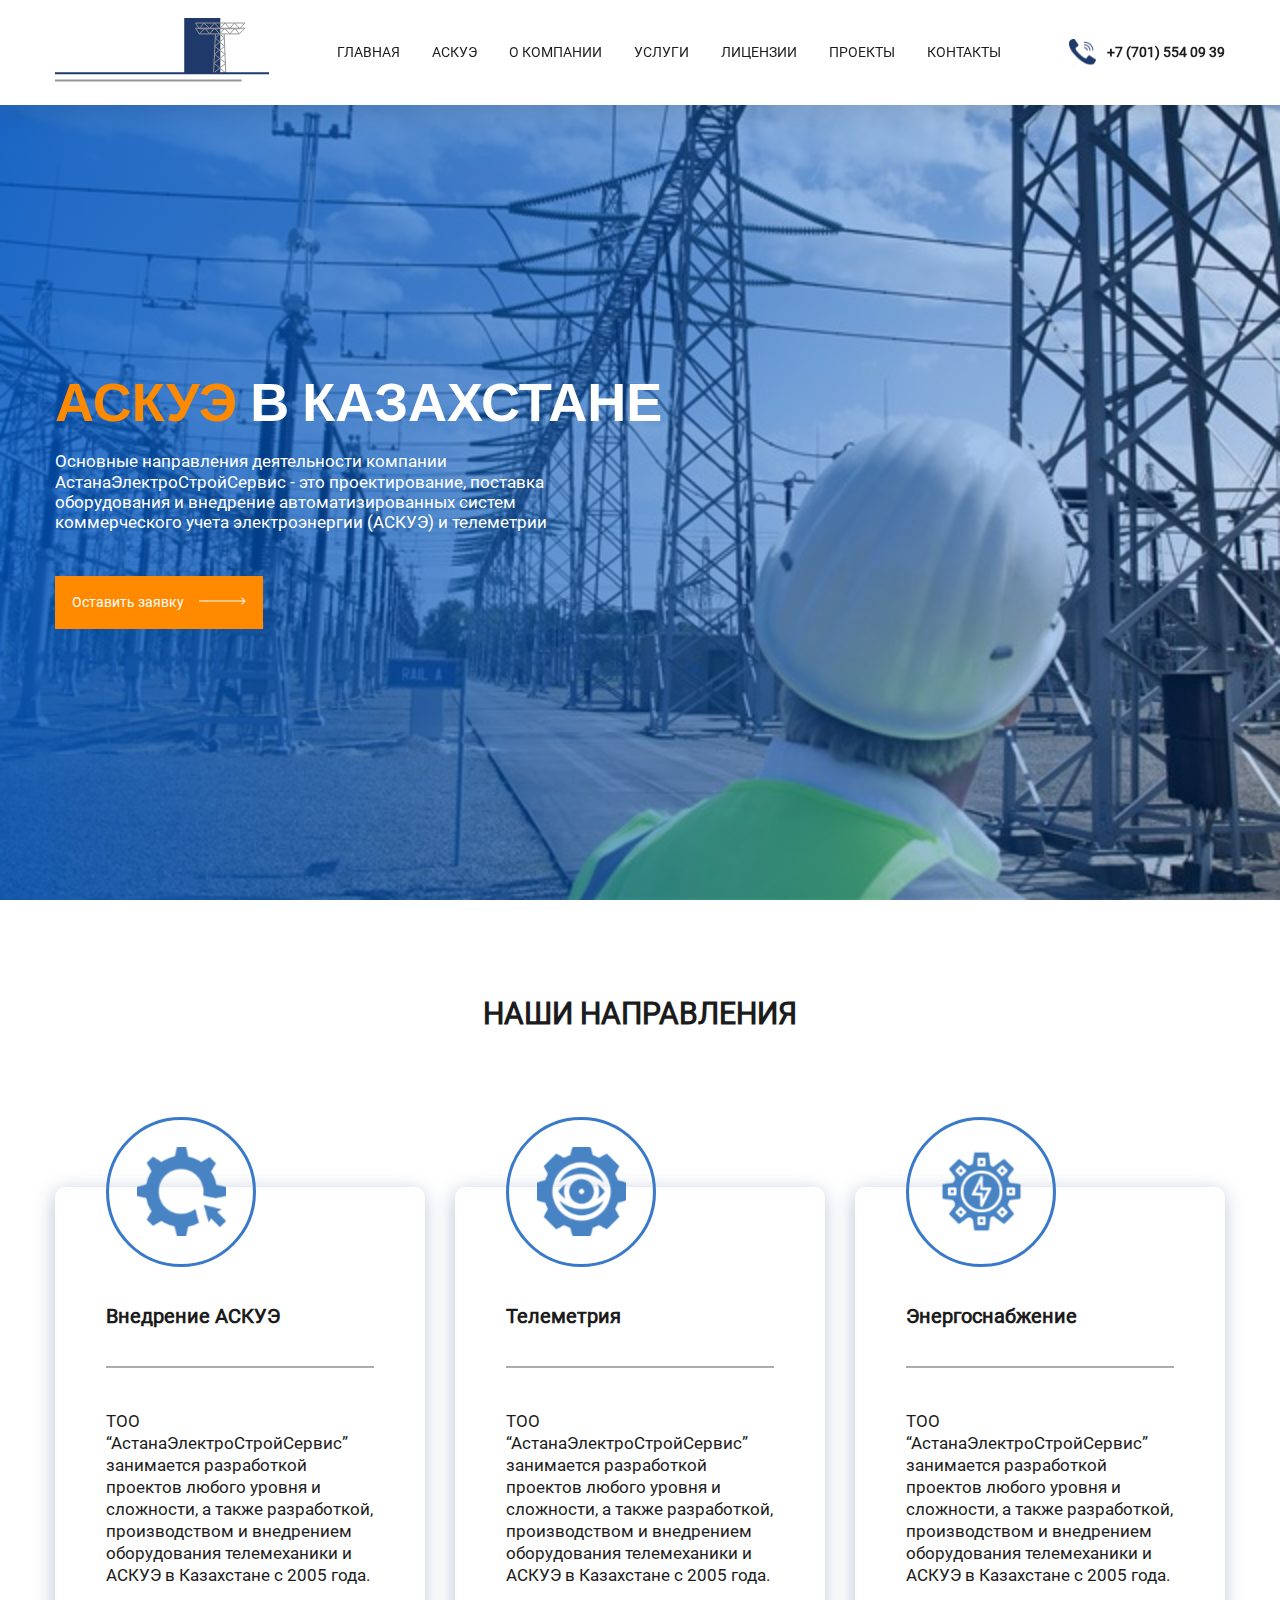
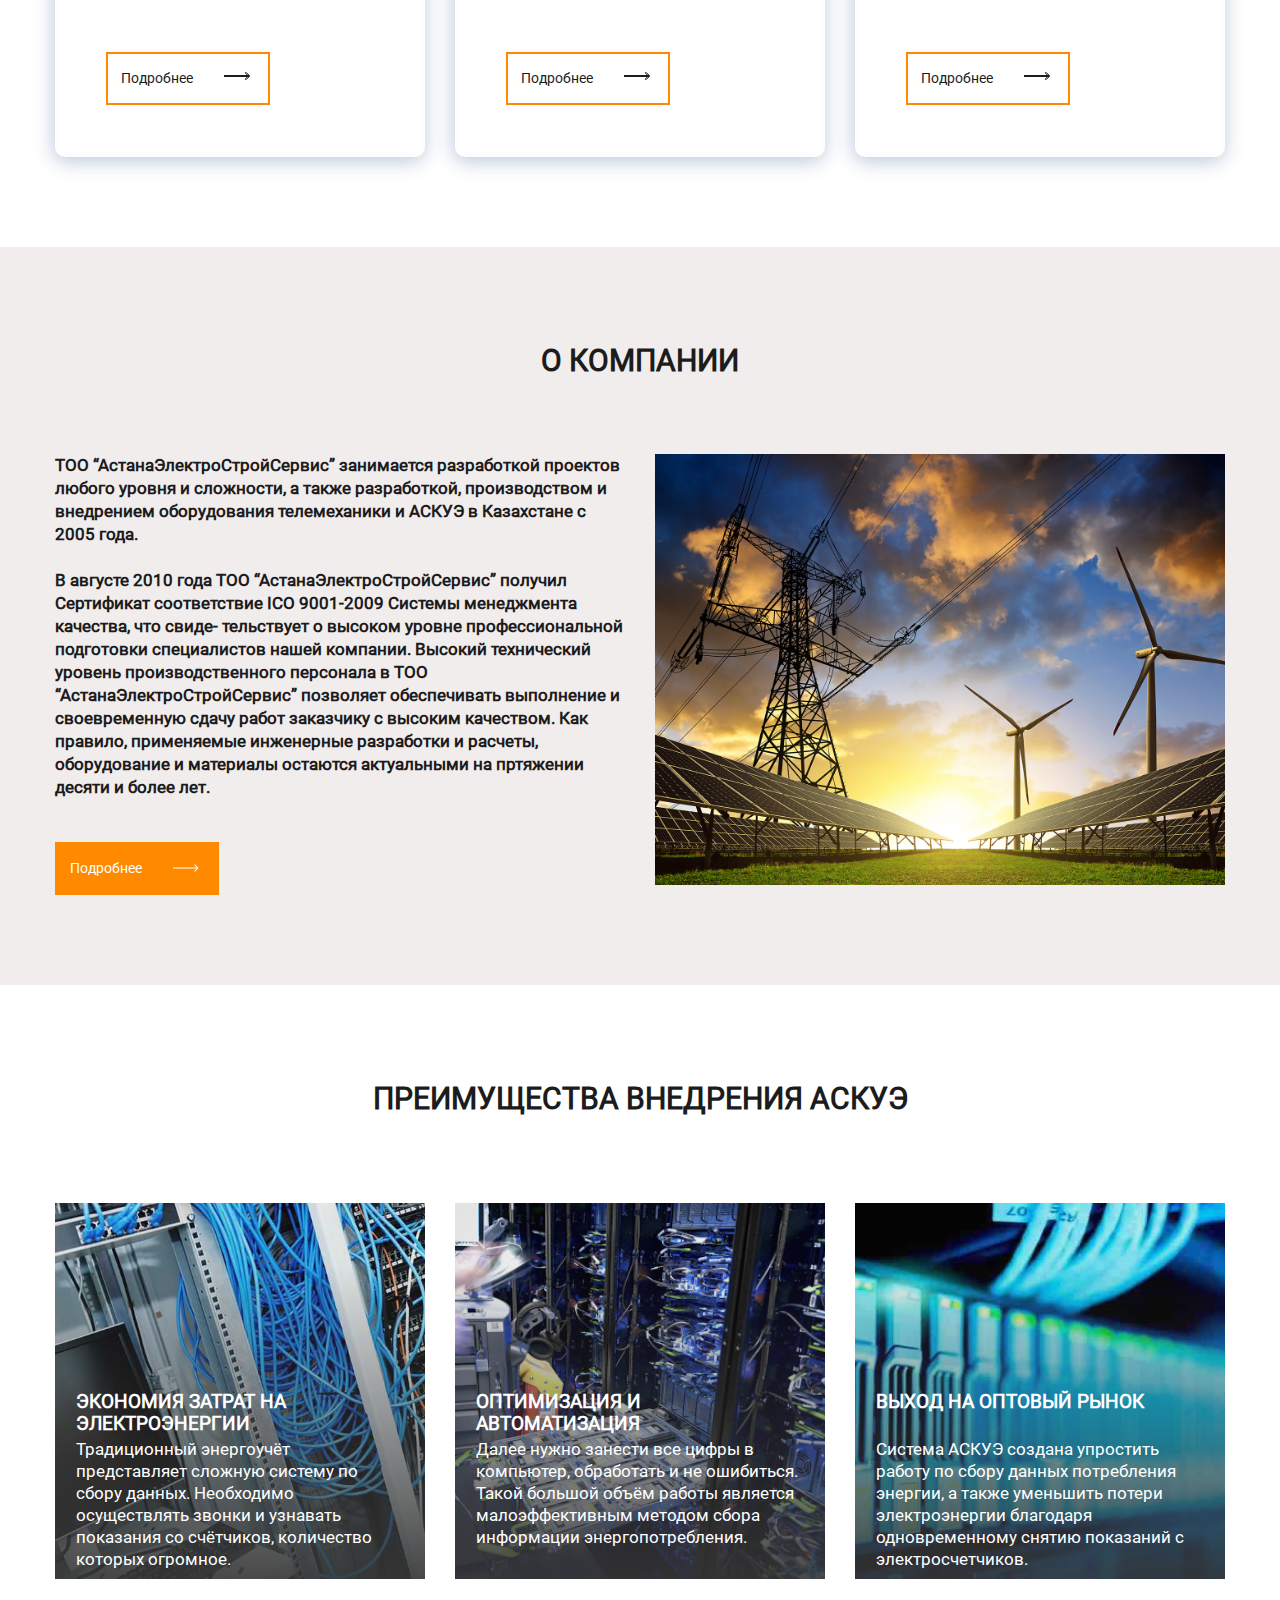
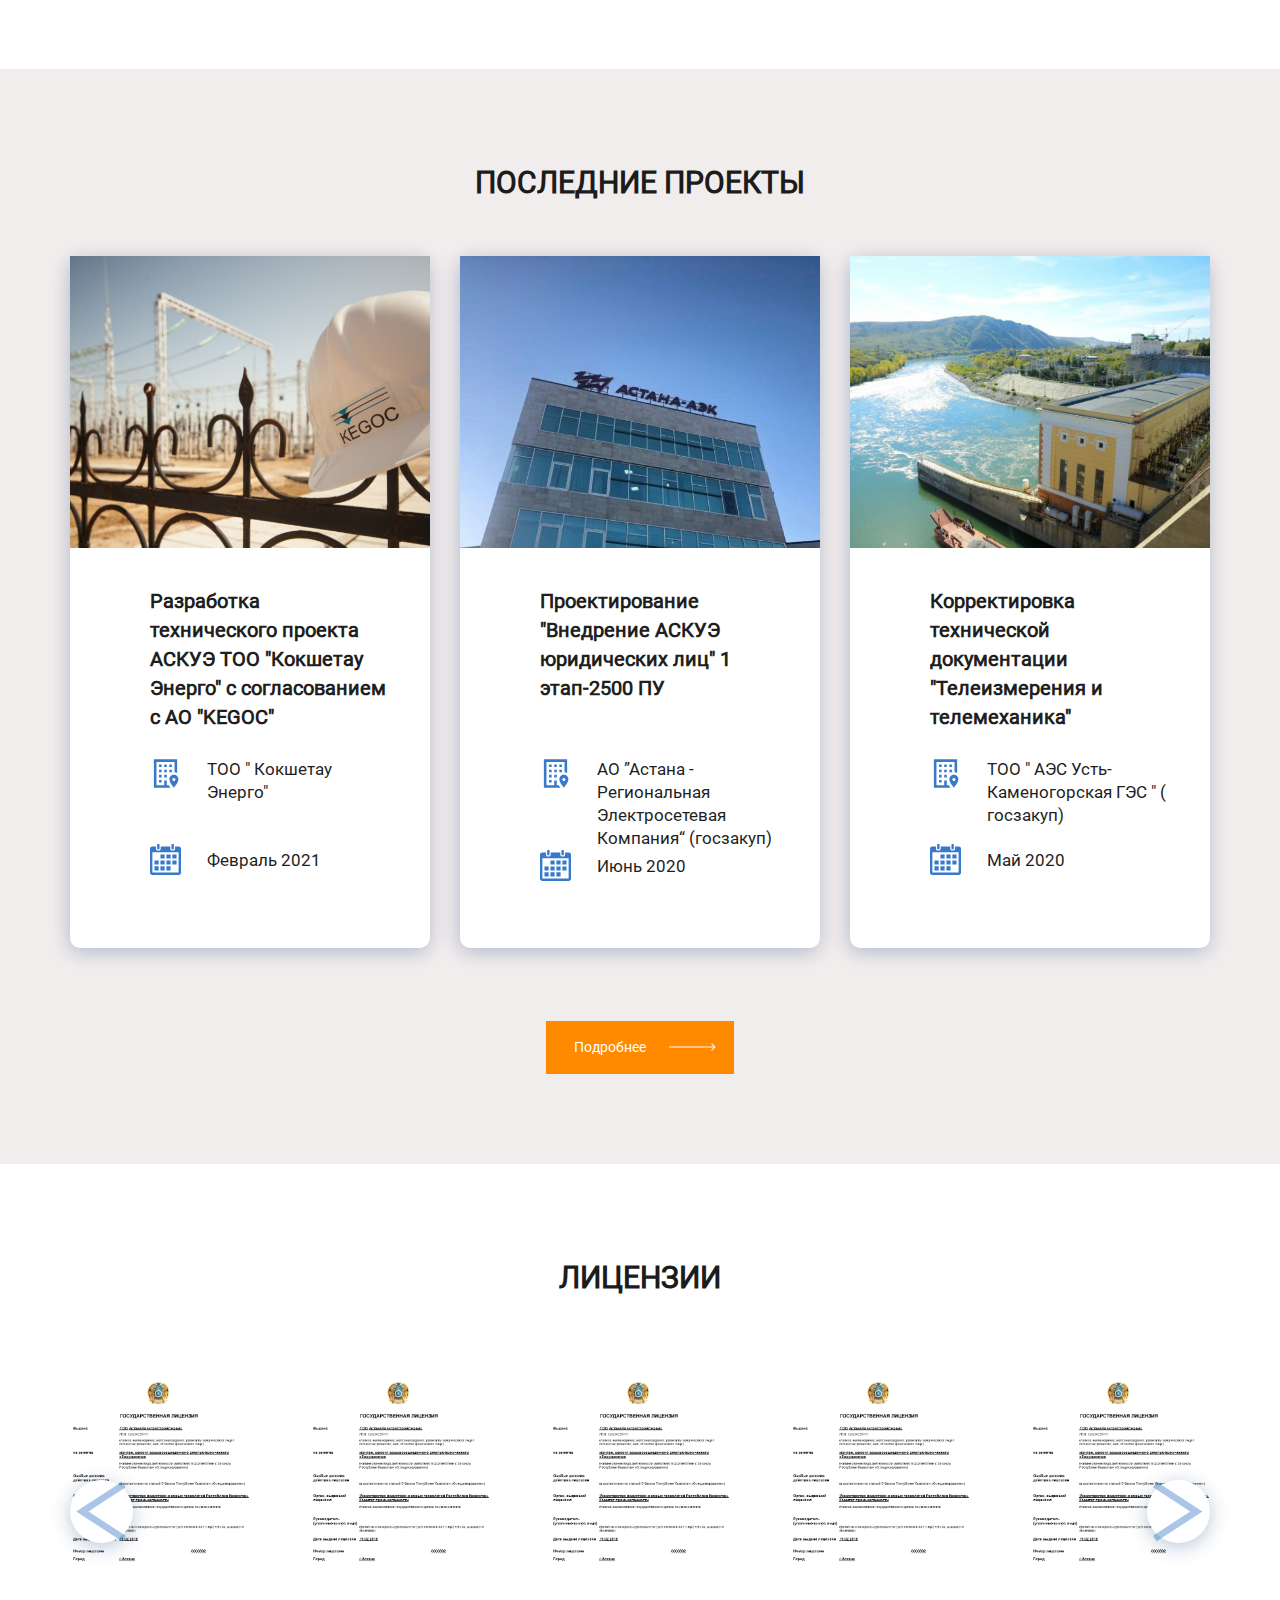
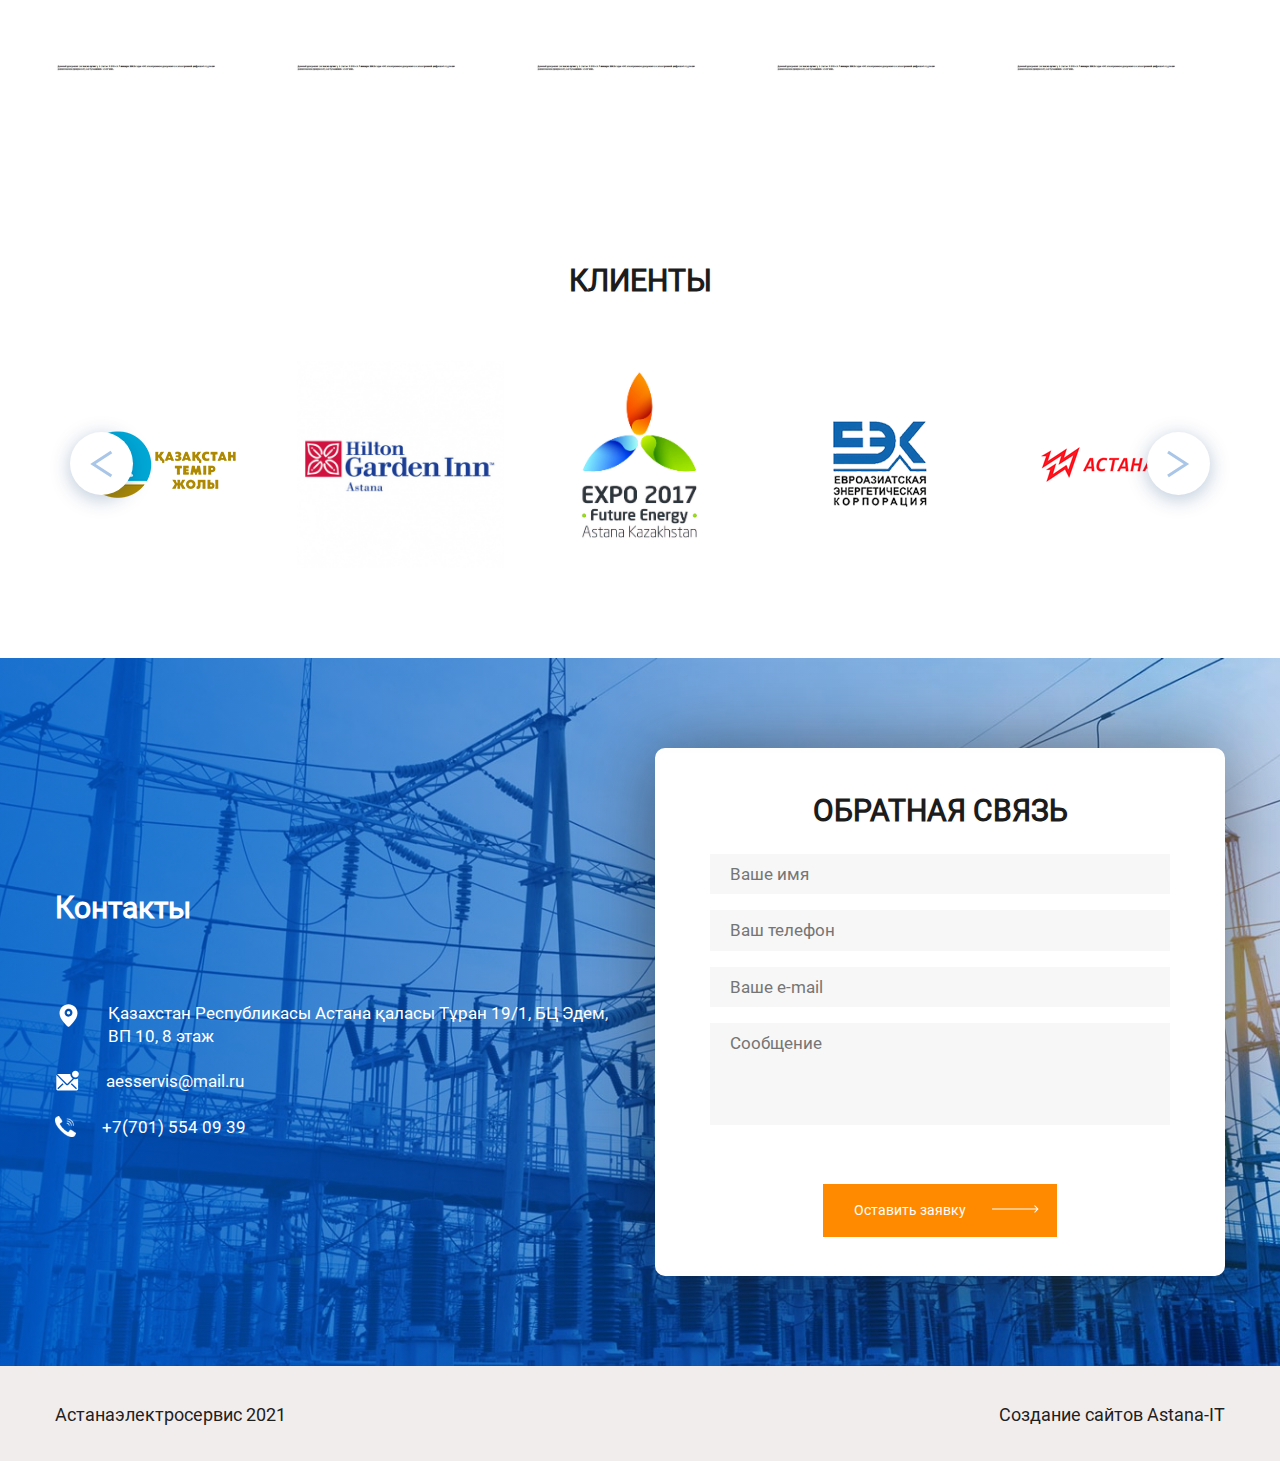
<file: index.html>
<!DOCTYPE html>
<html lang="en">
   <head>
      <meta charset="UTF-8">
      <meta name="viewport" content="width=device-width, initial-scale=1.0">
      <meta http-equiv="X-UA-Compatible" content="ie=edge">
      <title>ASKUE</title>
      <link rel="stylesheet" href="css/bootstrap-grid.css">
      <link rel="stylesheet" href="css/style.css">
      <link rel="stylesheet" href="https://unpkg.com/swiper/swiper-bundle.min.css" />
   </head>
   <body>
      <header class="header">
         <div class="topmenu">
            <nav class="menu">
               <div class="container">
                  <div class="menu_navbar">
                     <a href="#/" class="logo">
                     <img src="images/logo.svg">
                     </a>                  
                     <div class="menu_ul">
                        <ul class="main_menu">
                           <li class="menu_li">
                              <a href="#/">Главная</a>
                           </li>
                           <li class="menu_li subtoggle">
                              <a href="#/">АСКУЭ</a> 
                           </li>
                           <li class="menu_li">
                              <a href="about.html">О компании</a>
                           </li>
                           <li class="menu_li">
                              <a href="services.html">Услуги</a>
                           </li>
                           <li class="menu_li">
                              <a href="#/">Лицензии</a>
                           </li>
                           <li class="menu_li">
                              <a href="projects.html">Проекты</a>
                           </li>
                           <li class="menu_li">
                              <a href="#/">Контакты</a>
                           </li>
                        </ul>
                     </div>
                     <a href="tel: 77015540939" class="headerPhoneBlock">
                        <img src="images/phoneicon.svg">
                        <p>+7 (701) 554 09 39</p>
                     </a>
                     <button class="menu_btn_bars">
                        <svg width="22" height="16" viewBox="0 0 22 16" fill="none" xmlns="http://www.w3.org/2000/svg">
                           <path d="M1 8H20.5" stroke="black" stroke-width="2" stroke-linecap="round" stroke-linejoin="round"/>
                           <path d="M1 1.5H20.5" stroke="black" stroke-width="2" stroke-linecap="round" stroke-linejoin="round"/>
                           <path d="M1 14.5H20.5" stroke="black" stroke-width="2" stroke-linecap="round" stroke-linejoin="round"/>
                        </svg>
                     </button>
                     <button class="menu_btn_close">
                        <svg width="15" height="15" viewBox="0 0 15 15" fill="none" xmlns="http://www.w3.org/2000/svg">
                           <path d="M13.5 1.25L1 13.75" stroke="black" stroke-width="2" stroke-linecap="round" stroke-linejoin="round"/>
                           <path d="M1 1.25L13.5 13.75" stroke="black" stroke-width="2" stroke-linecap="round" stroke-linejoin="round"/>
                        </svg>
                     </button>
                  </div>
               </div>
            </nav>
         </div>
         <div class="effectHeader">
            <div class="header_texts">
               <div class="container">
                  <div class="headerTextsBlock">
                     <h3 class="header_title"><span>АСКУЭ</span> В КАЗАХСТАНЕ</h3>
                     <p class="header_text">Основные направления деятельности компании АстанаЭлектроСтройСервис - это проектирование, поставка оборудования и внедрение автоматизированных систем коммерческого учета электроэнергии (АСКУЭ) и телеметрии
                     </p>
                     <a class="header_link btnLink">
                        Оставить заявку
                        <svg width="47" height="8" viewBox="0 0 47 8" fill="none" xmlns="http://www.w3.org/2000/svg">
                           <path d="M46.3536 4.35355C46.5488 4.15829 46.5488 3.84171 46.3536 3.64645L43.1716 0.464466C42.9763 0.269204 42.6597 0.269204 42.4645 0.464466C42.2692 0.659728 42.2692 0.976311 42.4645 1.17157L45.2929 4L42.4645 6.82843C42.2692 7.02369 42.2692 7.34027 42.4645 7.53553C42.6597 7.7308 42.9763 7.7308 43.1716 7.53553L46.3536 4.35355ZM0 4.5H46V3.5H0V4.5Z" fill="white"/>
                        </svg>
                     </a>
                  </div>
               </div>
            </div>
         </div>
      </header>
      <section class="one">
         <div class="container">
            <h3 class="mainTitle">Наши направления</h3>
            <div class="row directionBlock">
               <div class="col-xl-4 col-lg-6 col-md-12">
                  <div class="directionCard">
                     <img src="images/s1one.svg">
                     <h4>Внедрение АСКУЭ</h4>
                     <div class="line"></div>
                     <p>ТОО “АстанаЭлектроСтройСервис” занимается разработкой проектов любого уровня и сложности, а также разработкой, производством и внедрением оборудования телемеханики и АСКУЭ в Казахстане с 2005 года.</p>
                     <a href="#/" class="btnLinkReverse">
                        Подробнее 
                        <svg width="26" height="8" viewBox="0 0 26 8" fill="none" xmlns="http://www.w3.org/2000/svg">
                           <path d="M25.3536 4.35355C25.5488 4.15829 25.5488 3.84171 25.3536 3.64645L22.1716 0.464466C21.9763 0.269204 21.6597 0.269204 21.4645 0.464466C21.2692 0.659728 21.2692 0.976311 21.4645 1.17157L24.2929 4L21.4645 6.82843C21.2692 7.02369 21.2692 7.34027 21.4645 7.53553C21.6597 7.7308 21.9763 7.7308 22.1716 7.53553L25.3536 4.35355ZM0 4.5H25V3.5H0V4.5Z" fill="white"/>
                        </svg>
                     </a>
                  </div>
               </div>
               <div class="col-xl-4 col-lg-6 col-md-12">
                  <div class="directionCard">
                     <img src="images/s1two.svg">
                     <h4>Телеметрия</h4>
                     <div class="line"></div>
                     <p>ТОО “АстанаЭлектроСтройСервис” занимается разработкой проектов любого уровня и сложности, а также разработкой, производством и внедрением оборудования телемеханики и АСКУЭ в Казахстане с 2005 года.</p>
                     <a href="#/" class="btnLinkReverse">
                        Подробнее 
                        <svg width="26" height="8" viewBox="0 0 26 8" fill="none" xmlns="http://www.w3.org/2000/svg">
                           <path d="M25.3536 4.35355C25.5488 4.15829 25.5488 3.84171 25.3536 3.64645L22.1716 0.464466C21.9763 0.269204 21.6597 0.269204 21.4645 0.464466C21.2692 0.659728 21.2692 0.976311 21.4645 1.17157L24.2929 4L21.4645 6.82843C21.2692 7.02369 21.2692 7.34027 21.4645 7.53553C21.6597 7.7308 21.9763 7.7308 22.1716 7.53553L25.3536 4.35355ZM0 4.5H25V3.5H0V4.5Z" fill="white"/>
                        </svg>
                     </a>
                  </div>
               </div>
               <div class="col-xl-4 col-lg-6 col-md-12">
                  <div class="directionCard">
                     <img src="images/s1three.svg">
                     <h4>Энергоснабжение</h4>
                     <div class="line"></div>
                     <p>ТОО “АстанаЭлектроСтройСервис” занимается разработкой проектов любого уровня и сложности, а также разработкой, производством и внедрением оборудования телемеханики и АСКУЭ в Казахстане с 2005 года.</p>
                     <a href="#/" class="btnLinkReverse">
                        Подробнее 
                        <svg width="26" height="8" viewBox="0 0 26 8" fill="none" xmlns="http://www.w3.org/2000/svg">
                           <path d="M25.3536 4.35355C25.5488 4.15829 25.5488 3.84171 25.3536 3.64645L22.1716 0.464466C21.9763 0.269204 21.6597 0.269204 21.4645 0.464466C21.2692 0.659728 21.2692 0.976311 21.4645 1.17157L24.2929 4L21.4645 6.82843C21.2692 7.02369 21.2692 7.34027 21.4645 7.53553C21.6597 7.7308 21.9763 7.7308 22.1716 7.53553L25.3536 4.35355ZM0 4.5H25V3.5H0V4.5Z" fill="white"/>
                        </svg>
                     </a>
                  </div>
               </div>
            </div>
         </div>
      </section>
      <section class="two">
         <div class="container">
            <h3 class="mainTitle">О компании</h3>
            <div class="row">
               <div class="col-lg-6 col-md-12">
                  <div class="twoLeft">
                     <p>ТОО “АстанаЭлектроСтройСервис” занимается разработкой проектов любого уровня и сложности, а также разработкой, производством и внедрением оборудования телемеханики и АСКУЭ в Казахстане с 2005 года. <br><br>
                        В августе 2010 года ТОО “АстанаЭлектроСтройСервис” получил Сертификат соответствие ICO 9001-2009 Системы менеджмента качества, что свиде- тельствует о высоком уровне профессиональной подготовки специалистов нашей компании. Высокий технический уровень производственного персонала в ТОО “АстанаЭлектроСтройСервис” позволяет обеспечивать выполнение и своевременную сдачу работ заказчику с высоким качеством. Как правило, применяемые инженерные разработки и расчеты, оборудование и материалы остаются актуальными на пртяжении десяти и более лет.
                     </p>
                     <a href="#/" class="btnLink">
                        Подробнее
                        <svg width="26" height="8" viewBox="0 0 26 8" fill="none" xmlns="http://www.w3.org/2000/svg">
                           <path d="M25.3536 4.35355C25.5488 4.15829 25.5488 3.84171 25.3536 3.64645L22.1716 0.464466C21.9763 0.269204 21.6597 0.269204 21.4645 0.464466C21.2692 0.659728 21.2692 0.976311 21.4645 1.17157L24.2929 4L21.4645 6.82843C21.2692 7.02369 21.2692 7.34027 21.4645 7.53553C21.6597 7.7308 21.9763 7.7308 22.1716 7.53553L25.3536 4.35355ZM0 4.5H25V3.5H0V4.5Z" fill="white"/>
                        </svg>
                     </a>
                  </div>
               </div>
               <div class="col-lg-6 col-md-12">
                  <div class="twoRight">
                     <img src="images/s2.jpg">
                  </div>
               </div>
            </div>
         </div>
      </section>
      <section class="three">
         <div class="container">
            <h3 class="mainTitle">Преимущества внедрения аскуэ</h3>
            <div class="row profitsBlock">
               <div class="col-xl-4 col-lg-6 col-md-12">
                  <div class="profitBlock one">
                     <div class="profitEffect">
                        <h4>экономия затрат на электроэнергии</h4>
                        <div class="profitText">
                           <p>Традиционный энергоучёт представляет сложную систему по сбору данных. Необходимо осуществлять звонки и узнавать показания со счётчиков, количество которых огромное.</p>
                        </div>
                     </div>
                  </div>
               </div>
               <div class="col-xl-4 col-lg-6 col-md-12">
                  <div class="profitBlock two">
                     <div class="profitEffect">
                        <h4>оптимизация и автоматизация</h4>
                        <div class="profitText">
                           <p>Далее нужно занести все цифры в компьютер, обработать и не ошибиться. Такой большой объём работы является малоэффективным методом сбора информации энергопотребления. </p>
                        </div>
                     </div>
                  </div>
               </div>
               <div class="col-xl-4 col-lg-6 col-md-12">
                  <div class="profitBlock three">
                     <div class="profitEffect">
                        <h4>выход на оптовый рынок</h4>
                        <div class="profitText">
                           <p>Система АСКУЭ создана упростить работу по сбору данных потребления энергии, а также уменьшить потери электроэнергии благодаря одновременному снятию показаний с электросчетчиков.
                           </p>
                        </div>
                     </div>
                  </div>
               </div>
            </div>
         </div>
      </section>
      <section class="four">
         <div class="container">
            <h3 class="mainTitle">Последние проекты</h3>
            <div class="row projectsBlock">
               <div class="col-xl-4 col-lg-6 col-md-12">
                  <div class="projectCard">
                     <div class="img">
                        <img src="images/s4one.jpg">
                     </div>
                     <div class="projectCardInfo">
                        <h4>Разработка технического проекта АСКУЭ ТОО "Кокшетау Энерго" с согласованием с АО "KEGOC"</h4>
                        <div class="info">
                           <div class="locationBlock">
                              <img src="images/buildingicon.svg">
                              <p>ТОО " Кокшетау Энерго"</p>
                           </div>
                           <div class="dateBlock">
                              <img src="images/calendaricon.svg">
                              <p>Февраль 2021</p>
                           </div>
                        </div>
                     </div>
                  </div>
               </div>
               <div class="col-xl-4 col-lg-6 col-md-12">
                  <div class="projectCard">
                     <div class="img">
                        <img src="images/s4two.jpg">
                     </div>
                     <div class="projectCardInfo">
                        <h4>Проектирование "Внедрение АСКУЭ юридических лиц" 1 этап-2500 ПУ</h4>
                        <div class="info">
                           <div class="locationBlock">
                              <img src="images/buildingicon.svg">
                              <p>АО ”Астана - Региональная Электросетевая Компания“ (госзакуп)</p>
                           </div>
                           <div class="dateBlock">
                              <img src="images/calendaricon.svg">
                              <p>Июнь 2020</p>
                           </div>
                        </div>
                     </div>
                  </div>
               </div>
               <div class="col-xl-4 col-lg-6 col-md-12">
                  <div class="projectCard">
                     <div class="img">
                        <img src="images/s4three.jpg">
                     </div>
                     <div class="projectCardInfo">
                        <h4>Корректировка технической документации "Телеизмерения и телемеханика"</h4>
                        <div class="info">
                           <div class="locationBlock">
                              <img src="images/buildingicon.svg">
                              <p>ТОО " АЭС Усть-Каменогорская ГЭС " ( госзакуп)</p>
                           </div>
                           <div class="dateBlock">
                              <img src="images/calendaricon.svg">
                              <p>Май 2020</p>
                           </div>
                        </div>
                     </div>
                  </div>
               </div>
            </div>
            <div class="buttonFour">
               <a href="#/" class="btnLink">
                  Подробнее 
                  <svg width="47" height="8" viewBox="0 0 47 8" fill="none" xmlns="http://www.w3.org/2000/svg">
                     <path d="M46.3536 4.35355C46.5488 4.15829 46.5488 3.84171 46.3536 3.64645L43.1716 0.464466C42.9763 0.269204 42.6597 0.269204 42.4645 0.464466C42.2692 0.659728 42.2692 0.976311 42.4645 1.17157L45.2929 4L42.4645 6.82843C42.2692 7.02369 42.2692 7.34027 42.4645 7.53553C42.6597 7.7308 42.9763 7.7308 43.1716 7.53553L46.3536 4.35355ZM0 4.5H46V3.5H0V4.5Z" fill="white"/>
                  </svg>
               </a>
            </div>
         </div>
      </section>
      <section class="five">
         <div class="container">
            <h3 class="mainTitle">Лицензии</h3>
            <div class="swiper-license">
               <div class="swiper-wrapper">
                  <div class="swiper-slide licenseBlock">
                     <a href="images/license.jpg">                    
                     <img src="images/license.jpg">
                     </a>
                  </div>
                  <div class="swiper-slide licenseBlock">
                     <a href="images/license.jpg">                    
                     <img src="images/license.jpg">
                     </a>
                  </div>
                  <div class="swiper-slide licenseBlock">
                     <a href="images/license.jpg">                    
                     <img src="images/license.jpg">
                     </a>
                  </div>
                  <div class="swiper-slide licenseBlock">
                     <a href="images/license.jpg">                    
                     <img src="images/license.jpg">
                     </a>
                  </div>
                  <div class="swiper-slide licenseBlock">
                     <a href="images/license.jpg">                    
                     <img src="images/license.jpg">
                     </a>
                  </div>
                  <div class="swiper-slide licenseBlock">
                     <a href="images/license.jpg">                    
                     <img src="images/license.jpg">
                     </a>
                  </div>
                  <div class="swiper-slide licenseBlock">
                     <a href="images/license.jpg">                    
                     <img src="images/license.jpg">
                     </a>
                  </div>
                  <div class="swiper-slide licenseBlock">
                     <a href="images/license.jpg">                    
                     <img src="images/license.jpg">
                     </a>
                  </div>
                  <div class="swiper-slide licenseBlock">
                     <a href="images/license.jpg">                    
                     <img src="images/license.jpg">
                     </a>
                  </div>
                  <div class="swiper-slide licenseBlock">
                     <a href="images/license.jpg">                    
                     <img src="images/license.jpg">
                     </a>
                  </div>
                  <div class="swiper-slide licenseBlock">
                     <a href="images/license.jpg">                    
                     <img src="images/license.jpg">
                     </a>
                  </div>
                  <div class="swiper-slide licenseBlock">
                     <a href="images/license.jpg">                    
                     <img src="images/license.jpg">
                     </a>
                  </div>
                  <div class="swiper-slide licenseBlock">
                     <a href="images/license.jpg">                    
                     <img src="images/license.jpg">
                     </a>
                  </div>
                  <div class="swiper-slide licenseBlock">
                     <a href="images/license.jpg">                    
                     <img src="images/license.jpg">
                     </a>
                  </div>
                  <div class="swiper-slide licenseBlock">
                     <a href="images/license.jpg">                    
                     <img src="images/license.jpg">
                     </a>
                  </div>
               </div>
            </div>
            <div class="swiper-button-next btnSlide">
               <svg width="23" height="28" viewBox="0 0 23 28" fill="none" xmlns="http://www.w3.org/2000/svg">
                  <path d="M0.999953 26L19.4092 14L0.999954 2" stroke="#0455BA" stroke-opacity="0.34" stroke-width="3"/>
               </svg>
            </div>
            <div class="swiper-button-prev btnSlide">
               <svg width="23" height="28" viewBox="0 0 23 28" fill="none" xmlns="http://www.w3.org/2000/svg">
                  <path d="M21.4092 2L3 14L21.4092 26" stroke="#0455BA" stroke-opacity="0.34" stroke-width="3"/>
               </svg>
            </div>
         </div>
      </section>
      <section class="six">
         <div class="container">
            <h3 class="mainTitle">Клиенты</h3>
            <div class="swiper-clients">
               <div class="swiper-wrapper">
                  <div class="swiper-slide clientBlock">                   
                     <img src="images/client1.png">
                  </div>
                  <div class="swiper-slide clientBlock">                    
                     <img src="images/client2.jpg">
                  </div>
                  <div class="swiper-slide clientBlock">                   
                     <img src="images/client3.png">
                  </div>
                  <div class="swiper-slide clientBlock">                   
                     <img src="images/client4.png">
                  </div>
                  <div class="swiper-slide clientBlock">                   
                     <img src="images/client5.png">
                  </div>
                  <div class="swiper-slide clientBlock">                   
                     <img src="images/client1.png">
                  </div>
                  <div class="swiper-slide clientBlock">                    
                     <img src="images/client2.jpg">
                  </div>
                  <div class="swiper-slide clientBlock">                   
                     <img src="images/client3.png">
                  </div>
                  <div class="swiper-slide clientBlock">                   
                     <img src="images/client4.png">
                  </div>
                  <div class="swiper-slide clientBlock">                   
                     <img src="images/client5.png">
                  </div>
                  <div class="swiper-slide clientBlock">                   
                     <img src="images/client1.png">
                  </div>
                  <div class="swiper-slide clientBlock">                    
                     <img src="images/client2.jpg">
                  </div>
                  <div class="swiper-slide clientBlock">                   
                     <img src="images/client3.png">
                  </div>
                  <div class="swiper-slide clientBlock">                   
                     <img src="images/client4.png">
                  </div>
                  <div class="swiper-slide clientBlock">                   
                     <img src="images/client5.png">
                  </div>
               </div>
            </div>
            <div class="swiper-button-next2 btnSlide">
               <svg width="23" height="28" viewBox="0 0 23 28" fill="none" xmlns="http://www.w3.org/2000/svg">
                  <path d="M0.999953 26L19.4092 14L0.999954 2" stroke="#0455BA" stroke-opacity="0.34" stroke-width="3"/>
               </svg>
            </div>
            <div class="swiper-button-prev2 btnSlide">
               <svg width="23" height="28" viewBox="0 0 23 28" fill="none" xmlns="http://www.w3.org/2000/svg">
                  <path d="M21.4092 2L3 14L21.4092 26" stroke="#0455BA" stroke-opacity="0.34" stroke-width="3"/>
               </svg>
            </div>
         </div>
      </section>
      <section class="seven">
         <div class="effectForm">
            <div class="container">
               <div class="row">
                  <div class="col-xl-6 col-lg-12">
                     <div class="leftForm">
                        <h4>Контакты</h4>
                        <div class="infoBlock">
                           <img src="images/locationficon.svg">
                           <p>Қазахстан Республикасы   Астана қаласы Тұран 19/1, БЦ Эдем, ВП 10, 8 этаж</p>
                        </div>
                        <div class="infoBlock">
                           <img src="images/mailficon.svg">
                           <p>aesservis@mail.ru</p>
                        </div>
                        <div class="infoBlock">
                           <img src="images/phoneficon.svg">
                           <p>+7(701) 554 09 39</p>
                        </div>
                     </div>
                  </div>
                  <div class="col-xl-6 col-lg-12">
                     <div class="formBlock">
                        <form>
                           <h3 class="mainTitle">Обратная связь</h3>
                           <input type="text" placeholder="Ваше имя" required>
                           <input type="tel" placeholder="Ваш телефон" required>
                           <input type="email" placeholder="Ваше e-mail" required>
                           <textarea rows="4" placeholder="Сообщение"></textarea>
                           <button type="submit" class="btnLink">
                              Оставить заявку 
                              <svg width="47" height="8" viewBox="0 0 47 8" fill="none" xmlns="http://www.w3.org/2000/svg">
                                 <path d="M46.3536 4.35355C46.5488 4.15829 46.5488 3.84171 46.3536 3.64645L43.1716 0.464466C42.9763 0.269204 42.6597 0.269204 42.4645 0.464466C42.2692 0.659728 42.2692 0.976311 42.4645 1.17157L45.2929 4L42.4645 6.82843C42.2692 7.02369 42.2692 7.34027 42.4645 7.53553C42.6597 7.7308 42.9763 7.7308 43.1716 7.53553L46.3536 4.35355ZM0 4.5H46V3.5H0V4.5Z" fill="white"/>
                              </svg>
                           </button>
                        </form>
                     </div>
                  </div>
               </div>
            </div>
         </div>
      </section>
      <footer>
         <div class="container">
            <div class="row footerMain">
               <div class="col-xl-3 col-lg-3 col-md-12 footerPart">                 
                  <a href="#/" class="logo">
                  <img src="images/logo.svg">
                  </a>    
               </div>
               <div class="col-xl-3 col-lg-3 col-md-12 footerPart">
                  <h4>Меню</h4>
                  <div class="footerLinks">
                     <a href="#/">Главная</a>
                     <a href="#/">АСКУЭ</a>
                     <a href="#/">О компании</a>
                     <a href="#/">Услуги</a>
                     <a href="#/">Лицензии</a>
                     <a href="#/">Проекты</a>
                     <a href="#/">Контакты</a>
                  </div>
               </div>
               <div class="col-xl-3 col-lg-3 col-md-12 footerPart">
                  <h4>Направление</h4>
                  <div class="footerLinks">
                     <a href="#/">Наши направления</a>
                     <a href="#/">Внедрение АСКУЭ</a>
                     <a href="#/">Телеметрия</a>
                     <a href="#/">Энергоснабжение</a>
                  </div>
               </div>
               <div class="col-xl-3 col-lg-3 col-md-12 footerPart">
                  <h4>Контакты</h4>
                  <div class="footerInfo">
                     <img src="images/footericon1.svg">
                     <p>Қазахстан Республикасы   Астана қаласы Тұран 19/1, БЦ Эдем, ВП 10, 8 этаж</p>
                  </div>
                  <div class="footerInfo">
                     <img src="images/footericon2.svg">
                     <p>aesservis@mail.ru</p>
                  </div>
                  <div class="footerInfo">
                     <img src="images/footericon3.svg">
                     <p>+7(701) 554 09 39</p>
                  </div>
               </div>
            </div>
            <div class="footerest">
               <div>Астанаэлектросервис 2021</div>
               <div>Cоздание сайтов Astana-IT</div>
            </div>
         </div>
      </footer>      
      <div class="formWrapper">
         <div class="form">
            <form>
               <div class="closeBlock">
                  <button class="formClose">
                     <svg width="15" height="15" viewBox="0 0 15 15" fill="none" xmlns="http://www.w3.org/2000/svg">
                        <path d="M13.5 1.25L1 13.75" stroke="black" stroke-width="2" stroke-linecap="round" stroke-linejoin="round"/>
                        <path d="M1 1.25L13.5 13.75" stroke="black" stroke-width="2" stroke-linecap="round" stroke-linejoin="round"/>
                     </svg>
                  </button>
               </div>
               <h3 class="formTitle">Оставьте заявку</h3>
               <div class="agreement">
                  <svg class="check" width="10" height="8" viewBox="0 0 10 8" fill="none" xmlns="http://www.w3.org/2000/svg">
                     <path d="M1.59814 5.23576L3.36727 6.91488L9.26435 1.31781" stroke="#2196F3" stroke-width="1.4153" stroke-linecap="round" stroke-linejoin="round"/>
                  </svg>
                  <svg width="13" height="12" viewBox="0 0 13 12" fill="none" xmlns="http://www.w3.org/2000/svg">
                     <path d="M11.6748 5.79682V9.71477C11.6748 10.0117 11.5506 10.2964 11.3294 10.5063C11.1082 10.7162 10.8082 10.8342 10.4954 10.8342H2.23948C1.92667 10.8342 1.62669 10.7162 1.4055 10.5063C1.18432 10.2964 1.06006 10.0117 1.06006 9.71477V1.87887C1.06006 1.58199 1.18432 1.29726 1.4055 1.08733C1.62669 0.877398 1.92667 0.75946 2.23948 0.75946H8.72627" stroke="black" stroke-width="0.70765" stroke-linecap="round" stroke-linejoin="round"/>
                  </svg>
                  <p class="agreementText">Заполняя эти поля, вы принимаете условия соглашения о персональных данных</p>
               </div>
               <input type="text" placeholder="ФИО *" required>
               <input type="tel" placeholder="Телефон *" required>
               <input type="mail" placeholder="Почта">
               <textarea rows="3" placeholder="Ваш комментарий"></textarea>
               <div class="formBottom">
                  <div class="success">
                     <p class="successMsg">Заявка успешно отправлена</p>
                  </div>
                  <button class="sendBtn" type="submit">Отправить</button>
               </div>
            </form>
         </div>
      </div>
      <script src="js/jquery.js"></script>
      <script src="js/main.js"></script>
      <script src="https://unpkg.com/swiper/swiper-bundle.min.js"></script>
      <script>
         var swiper = new Swiper('.swiper-license', {
            slidesPerView: 5,
            spaceBetween: 30,
            slidesPerGroup: 5,
            loop: true,
            loopFillGroupWithBlank: true,
            navigation: {
                nextEl: '.swiper-button-next',
                prevEl: '.swiper-button-prev',
            },
            breakpoints: {
                    320: {
                        slidesPerView: 1,
                        slidesPerGroup: 1,
                        spaceBetween: 20
                    },
                    640: {
                        slidesPerView: 3,
                        slidesPerGroup: 3,
                        spaceBetween: 30
                    },
                    991: {
                        slidesPerView: 5,
                        slidesPerGroup: 5,
                        spaceBetween: 30
                    }
                }
            });
         var swiper2 = new Swiper('.swiper-clients', {
            slidesPerView: 5,
            spaceBetween: 30,
            slidesPerGroup: 5,
            loop: true,
            loopFillGroupWithBlank: true,
            navigation: {
                nextEl: '.swiper-button-next2',
                prevEl: '.swiper-button-prev2',
            },
            breakpoints: {
                    320: {
                        slidesPerView: 1,
                        slidesPerGroup: 1,
                        spaceBetween: 20
                    },
                    640: {
                        slidesPerView: 3,
                        slidesPerGroup: 3,
                        spaceBetween: 30
                    },
                    991: {
                        slidesPerView: 5,
                        slidesPerGroup: 5,
                        spaceBetween: 30
                    }
                }
            });
           
      </script>
   </body>
</html>
</file>
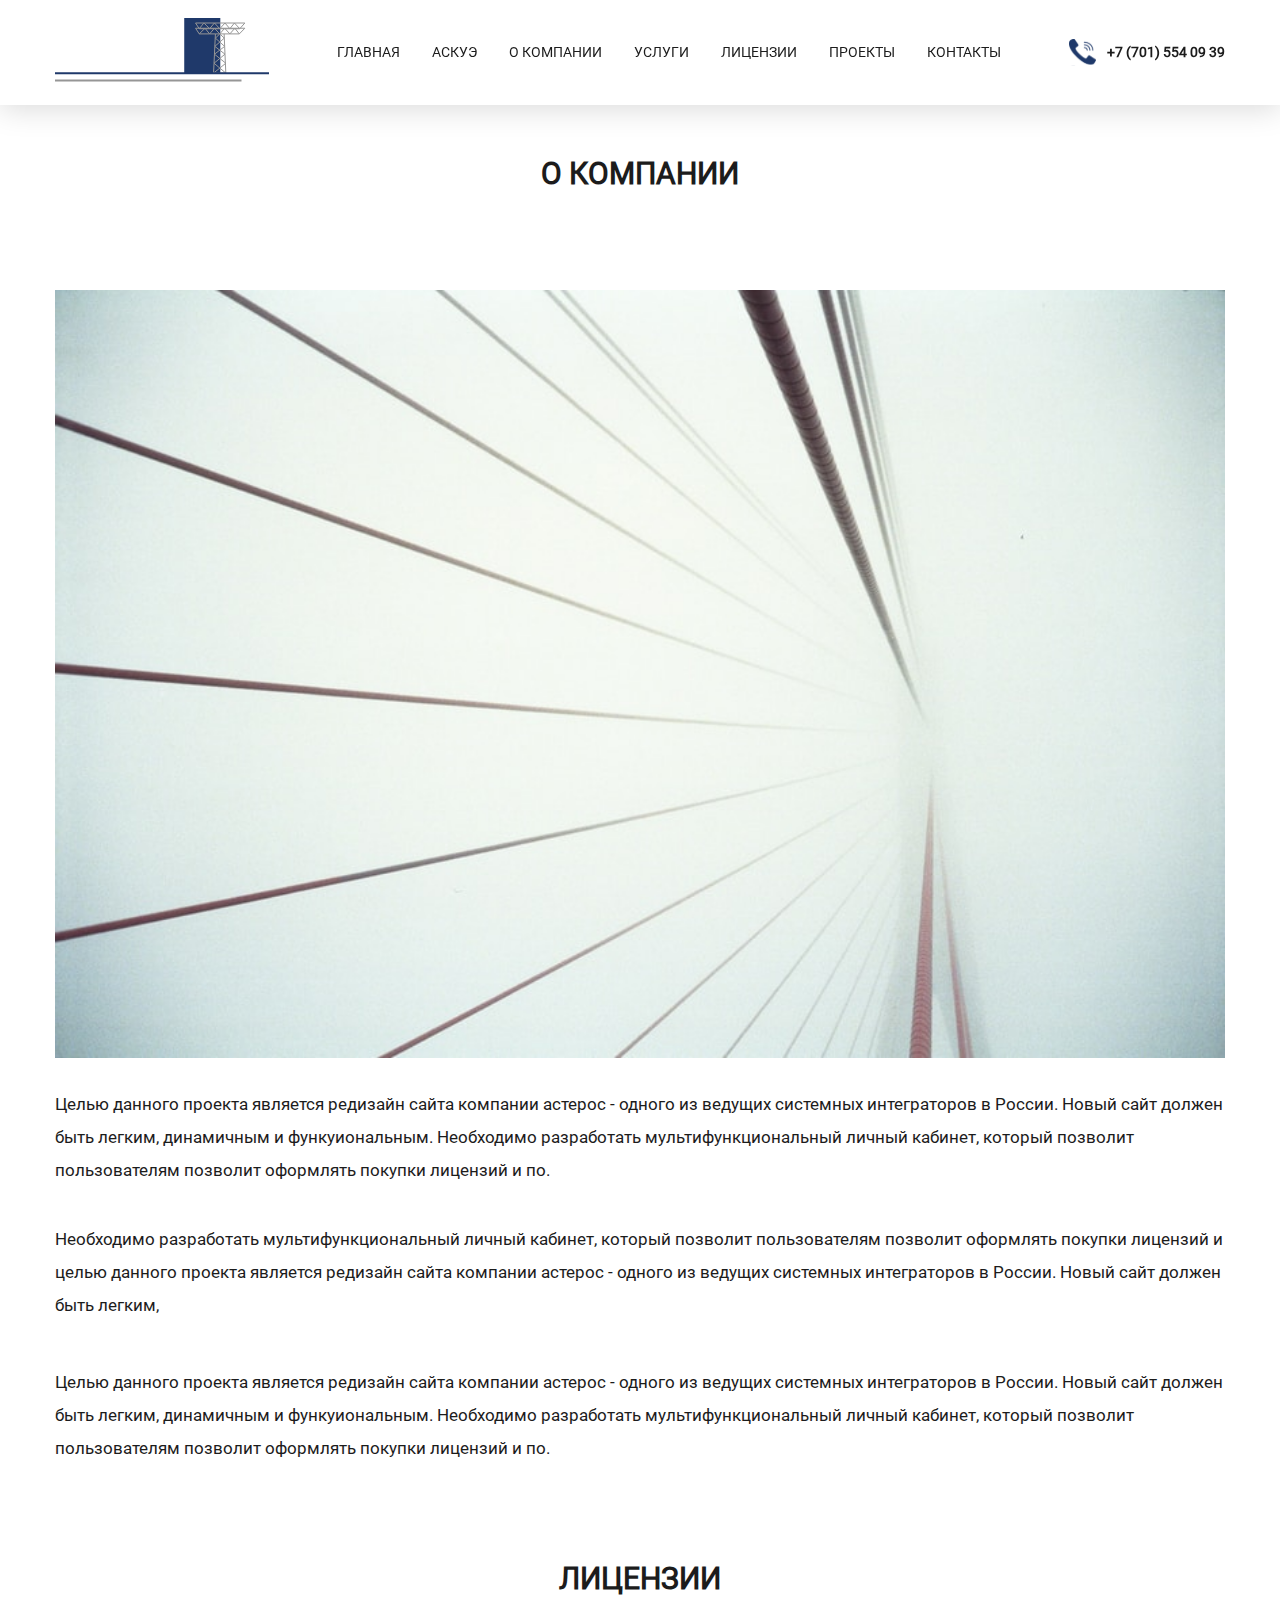
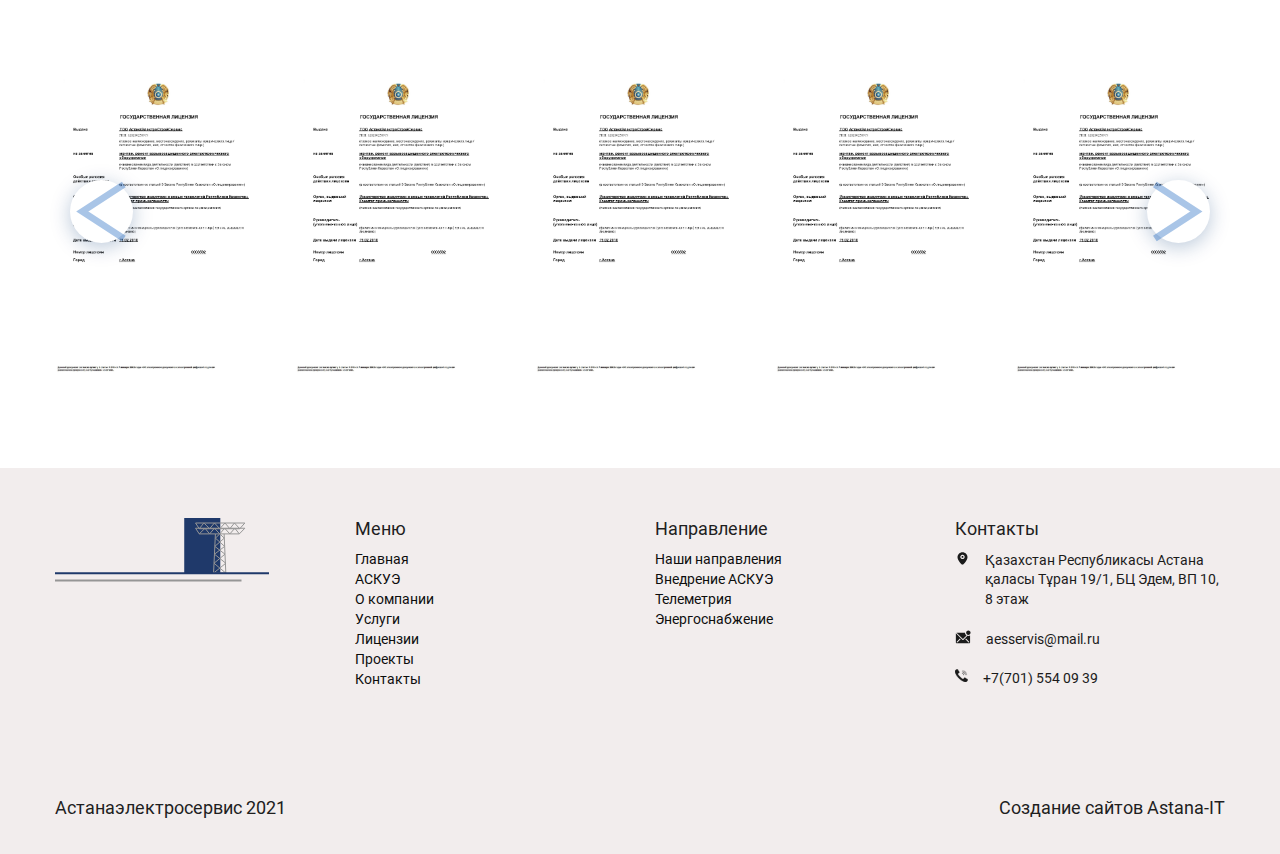
<file: about.html>
<!DOCTYPE html>
<html lang="en">
   <head>
      <meta charset="UTF-8">
      <meta name="viewport" content="width=device-width, initial-scale=1.0">
      <meta http-equiv="X-UA-Compatible" content="ie=edge">
      <title>О компании</title>
      <link rel="stylesheet" href="css/bootstrap-grid.css">
      <link rel="stylesheet" href="css/style.css">
      <link rel="stylesheet" href="css/about.css">
      <link rel="stylesheet" href="https://unpkg.com/swiper/swiper-bundle.min.css" />
   </head>
   <body>
      <header class="header">
         <div class="topmenu">
            <nav class="menu">
               <div class="container">
                  <div class="menu_navbar">
                     <a href="#/" class="logo">
                     <img src="images/logo.svg">
                     </a>                  
                     <div class="menu_ul">
                        <ul class="main_menu">
                           <li class="menu_li">
                              <a href="index.html">Главная</a>
                           </li>
                           <li class="menu_li subtoggle">
                              <a href="#/">АСКУЭ</a> 
                           </li>
                           <li class="menu_li">
                              <a href="#/">О компании</a>
                           </li>
                           <li class="menu_li">
                              <a href="services.html">Услуги</a>
                           </li>
                           <li class="menu_li">
                              <a href="#/">Лицензии</a>
                           </li>
                           <li class="menu_li">
                              <a href="projects.html">Проекты</a>
                           </li>
                           <li class="menu_li">
                              <a href="#/">Контакты</a>
                           </li>
                        </ul>
                     </div>
                     <a href="tel: 77015540939" class="headerPhoneBlock">
                        <img src="images/phoneicon.svg">
                        <p>+7 (701) 554 09 39</p>
                     </a>
                     <button class="menu_btn_bars">
                        <svg width="22" height="16" viewBox="0 0 22 16" fill="none" xmlns="http://www.w3.org/2000/svg">
                           <path d="M1 8H20.5" stroke="black" stroke-width="2" stroke-linecap="round" stroke-linejoin="round"/>
                           <path d="M1 1.5H20.5" stroke="black" stroke-width="2" stroke-linecap="round" stroke-linejoin="round"/>
                           <path d="M1 14.5H20.5" stroke="black" stroke-width="2" stroke-linecap="round" stroke-linejoin="round"/>
                        </svg>
                     </button>
                     <button class="menu_btn_close">
                        <svg width="15" height="15" viewBox="0 0 15 15" fill="none" xmlns="http://www.w3.org/2000/svg">
                           <path d="M13.5 1.25L1 13.75" stroke="black" stroke-width="2" stroke-linecap="round" stroke-linejoin="round"/>
                           <path d="M1 1.25L13.5 13.75" stroke="black" stroke-width="2" stroke-linecap="round" stroke-linejoin="round"/>
                        </svg>
                     </button>
                  </div>
               </div>
            </nav>
         </div>
      </header>
      <section class="about">
         <div class="container">
            <h3 class="mainTitle">О КОМПАНИИ</h3>
            <div class="toptext">
               <img src="images/aboutcompany.jpg">
               <div class="rightTexts">
                  <p>Целью данного проекта является редизайн сайта компании астерос - одного из ведущих системных интеграторов в России. Новый сайт должен быть легким, динамичным и функуиональным. Необходимо разработать мультифункциональный личный кабинет, который позволит пользователям позволит оформлять покупки лицензий и по.</p>
                  <br><br>
                  <p>Необходимо разработать мультифункциональный личный кабинет, который позволит пользователям позволит оформлять покупки лицензий и целью данного проекта является редизайн сайта компании астерос - одного из ведущих системных интеграторов в России. Новый сайт должен быть легким, </p>
               </div>
            </div>
            <div class="bottomtext">
               <p>Целью данного проекта является редизайн сайта компании астерос - одного из ведущих системных интеграторов в России. Новый сайт должен быть легким, динамичным и функуиональным. Необходимо разработать мультифункциональный личный кабинет, который позволит пользователям позволит оформлять покупки лицензий и по.</p>
            </div>
         </div>
      </section>
      <section class="five">
         <div class="container">
            <h3 class="mainTitle">Лицензии</h3>
            <div class="swiper-license">
               <div class="swiper-wrapper">
                  <div class="swiper-slide licenseBlock">
                     <a href="images/license.jpg">                    
                     <img src="images/license.jpg">
                     </a>
                  </div>
                  <div class="swiper-slide licenseBlock">
                     <a href="images/license.jpg">                    
                     <img src="images/license.jpg">
                     </a>
                  </div>
                  <div class="swiper-slide licenseBlock">
                     <a href="images/license.jpg">                    
                     <img src="images/license.jpg">
                     </a>
                  </div>
                  <div class="swiper-slide licenseBlock">
                     <a href="images/license.jpg">                    
                     <img src="images/license.jpg">
                     </a>
                  </div>
                  <div class="swiper-slide licenseBlock">
                     <a href="images/license.jpg">                    
                     <img src="images/license.jpg">
                     </a>
                  </div>
                  <div class="swiper-slide licenseBlock">
                     <a href="images/license.jpg">                    
                     <img src="images/license.jpg">
                     </a>
                  </div>
                  <div class="swiper-slide licenseBlock">
                     <a href="images/license.jpg">                    
                     <img src="images/license.jpg">
                     </a>
                  </div>
                  <div class="swiper-slide licenseBlock">
                     <a href="images/license.jpg">                    
                     <img src="images/license.jpg">
                     </a>
                  </div>
                  <div class="swiper-slide licenseBlock">
                     <a href="images/license.jpg">                    
                     <img src="images/license.jpg">
                     </a>
                  </div>
                  <div class="swiper-slide licenseBlock">
                     <a href="images/license.jpg">                    
                     <img src="images/license.jpg">
                     </a>
                  </div>
                  <div class="swiper-slide licenseBlock">
                     <a href="images/license.jpg">                    
                     <img src="images/license.jpg">
                     </a>
                  </div>
                  <div class="swiper-slide licenseBlock">
                     <a href="images/license.jpg">                    
                     <img src="images/license.jpg">
                     </a>
                  </div>
                  <div class="swiper-slide licenseBlock">
                     <a href="images/license.jpg">                    
                     <img src="images/license.jpg">
                     </a>
                  </div>
                  <div class="swiper-slide licenseBlock">
                     <a href="images/license.jpg">                    
                     <img src="images/license.jpg">
                     </a>
                  </div>
                  <div class="swiper-slide licenseBlock">
                     <a href="images/license.jpg">                    
                     <img src="images/license.jpg">
                     </a>
                  </div>
               </div>
            </div>
            <div class="swiper-button-next btnSlide">
               <svg width="23" height="28" viewBox="0 0 23 28" fill="none" xmlns="http://www.w3.org/2000/svg">
                  <path d="M0.999953 26L19.4092 14L0.999954 2" stroke="#0455BA" stroke-opacity="0.34" stroke-width="3"/>
               </svg>
            </div>
            <div class="swiper-button-prev btnSlide">
               <svg width="23" height="28" viewBox="0 0 23 28" fill="none" xmlns="http://www.w3.org/2000/svg">
                  <path d="M21.4092 2L3 14L21.4092 26" stroke="#0455BA" stroke-opacity="0.34" stroke-width="3"/>
               </svg>
            </div>
         </div>
      </section>
      <footer>
         <div class="container">
            <div class="row footerMain">
               <div class="col-xl-3 col-lg-3 col-md-12 footerPart">                 
                  <a href="#/" class="logo">
                  <img src="images/logo.svg">
                  </a>    
               </div>
               <div class="col-xl-3 col-lg-3 col-md-12 footerPart">
                  <h4>Меню</h4>
                  <div class="footerLinks">
                     <a href="index.html">Главная</a>
                     <a href="#/">АСКУЭ</a>
                     <a href="about.html">О компании</a>
                     <a href="services.html">Услуги</a>
                     <a href="#/">Лицензии</a>
                     <a href="projects.html">Проекты</a>
                     <a href="#/">Контакты</a>
                  </div>
               </div>
               <div class="col-xl-3 col-lg-3 col-md-12 footerPart">
                  <h4>Направление</h4>
                  <div class="footerLinks">
                     <a href="services.html">Наши направления</a>
                     <a href="#/">Внедрение АСКУЭ</a>
                     <a href="#/">Телеметрия</a>
                     <a href="#/">Энергоснабжение</a>
                  </div>
               </div>
               <div class="col-xl-3 col-lg-3 col-md-12 footerPart">
                  <h4>Контакты</h4>
                  <div class="footerInfo">
                     <img src="images/footericon1.svg">
                     <p>Қазахстан Республикасы   Астана қаласы Тұран 19/1, БЦ Эдем, ВП 10, 8 этаж</p>
                  </div>
                  <div class="footerInfo">
                     <img src="images/footericon2.svg">
                     <p>aesservis@mail.ru</p>
                  </div>
                  <div class="footerInfo">
                     <img src="images/footericon3.svg">
                     <p>+7(701) 554 09 39</p>
                  </div>
               </div>
            </div>
            <div class="footerest">
               <div>Астанаэлектросервис 2021</div>
               <div>Cоздание сайтов Astana-IT</div>
            </div>
         </div>
      </footer>
      <script src="js/jquery.js"></script>
      <script src="js/main.js"></script>
      <script src="https://unpkg.com/swiper/swiper-bundle.min.js"></script>
      <script>
         var swiper = new Swiper('.swiper-license', {
            slidesPerView: 5,
            spaceBetween: 30,
            slidesPerGroup: 5,
            loop: true,
            loopFillGroupWithBlank: true,
            navigation: {
                nextEl: '.swiper-button-next',
                prevEl: '.swiper-button-prev',
            },
            breakpoints: {
                    320: {
                        slidesPerView: 1,
                        slidesPerGroup: 1,
                        spaceBetween: 20
                    },
                    640: {
                        slidesPerView: 3,
                        slidesPerGroup: 3,
                        spaceBetween: 30
                    },
                    991: {
                        slidesPerView: 5,
                        slidesPerGroup: 5,
                        spaceBetween: 30
                    }
                }
            });
      </script>
   </body>
</html>
</file>
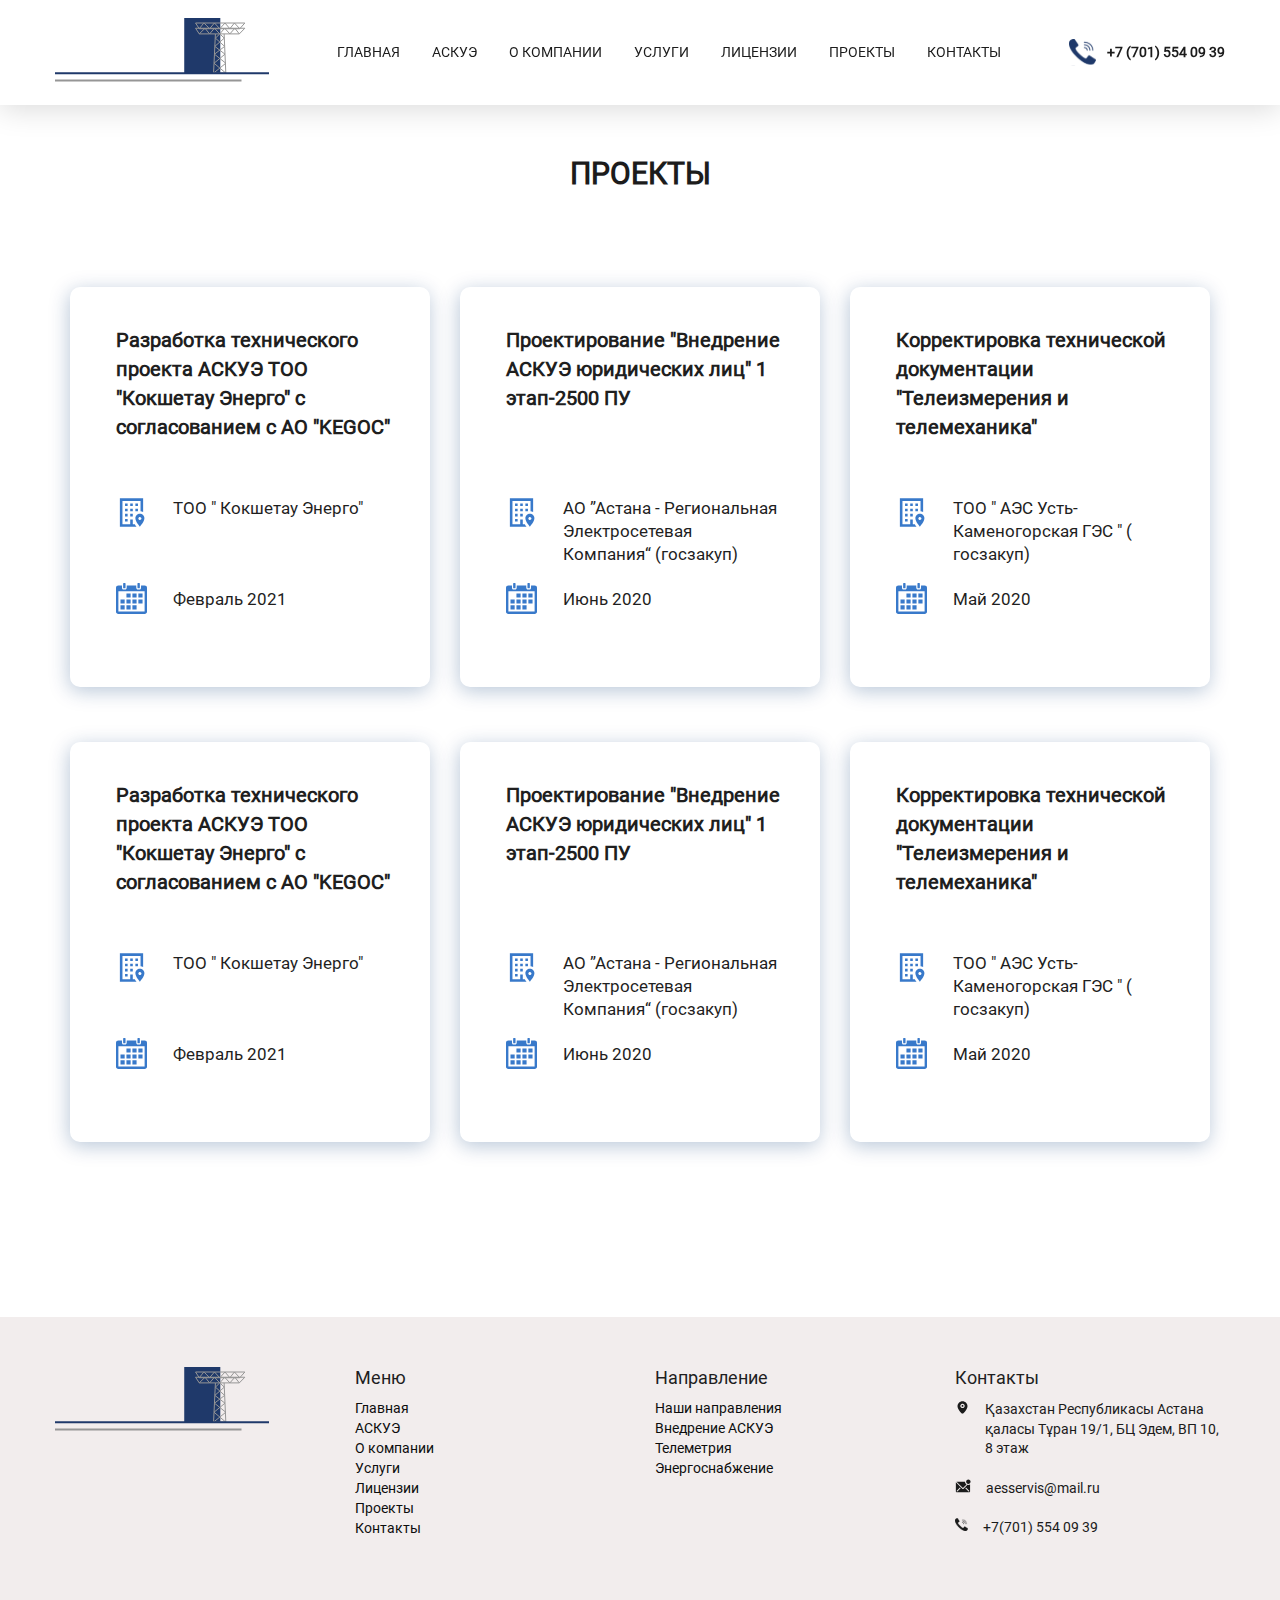
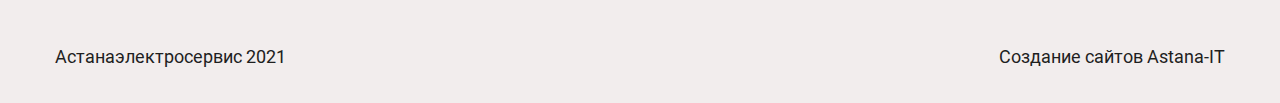
<file: projects.html>
<!DOCTYPE html>
<html lang="en">
   <head>
      <meta charset="UTF-8">
      <meta name="viewport" content="width=device-width, initial-scale=1.0">
      <meta http-equiv="X-UA-Compatible" content="ie=edge">
      <title>Проекты</title>
      <link rel="stylesheet" href="css/bootstrap-grid.css">
      <link rel="stylesheet" href="css/style.css">
      <link rel="stylesheet" href="css/projects.css">
   </head>
   <body>
      <header class="header">
         <div class="topmenu">
            <nav class="menu">
               <div class="container">
                  <div class="menu_navbar">
                     <a href="#/" class="logo">
                     <img src="images/logo.svg">
                     </a>                  
                     <div class="menu_ul">
                        <ul class="main_menu">
                           <li class="menu_li">
                              <a href="index.html">Главная</a>
                           </li>
                           <li class="menu_li subtoggle">
                              <a href="#/">АСКУЭ</a> 
                           </li>
                           <li class="menu_li">
                              <a href="about.html">О компании</a>
                           </li>
                           <li class="menu_li">
                              <a href="services.html">Услуги</a>
                           </li>
                           <li class="menu_li">
                              <a href="#/">Лицензии</a>
                           </li>
                           <li class="menu_li">
                              <a href="#/">Проекты</a>
                           </li>
                           <li class="menu_li">
                              <a href="#/">Контакты</a>
                           </li>
                        </ul>
                     </div>
                     <a href="tel: 77015540939" class="headerPhoneBlock">
                        <img src="images/phoneicon.svg">
                        <p>+7 (701) 554 09 39</p>
                     </a>
                     <button class="menu_btn_bars">
                        <svg width="22" height="16" viewBox="0 0 22 16" fill="none" xmlns="http://www.w3.org/2000/svg">
                           <path d="M1 8H20.5" stroke="black" stroke-width="2" stroke-linecap="round" stroke-linejoin="round"/>
                           <path d="M1 1.5H20.5" stroke="black" stroke-width="2" stroke-linecap="round" stroke-linejoin="round"/>
                           <path d="M1 14.5H20.5" stroke="black" stroke-width="2" stroke-linecap="round" stroke-linejoin="round"/>
                        </svg>
                     </button>
                     <button class="menu_btn_close">
                        <svg width="15" height="15" viewBox="0 0 15 15" fill="none" xmlns="http://www.w3.org/2000/svg">
                           <path d="M13.5 1.25L1 13.75" stroke="black" stroke-width="2" stroke-linecap="round" stroke-linejoin="round"/>
                           <path d="M1 1.25L13.5 13.75" stroke="black" stroke-width="2" stroke-linecap="round" stroke-linejoin="round"/>
                        </svg>
                     </button>
                  </div>
               </div>
            </nav>
         </div>
      </header>
      <section class="projects">
         <div class="container">
            <h3 class="mainTitle">проекты</h3>
            <div class="row projectsBlock">
               <div class="col-xl-4 col-lg-6 col-md-12">
                  <div class="projectCard">
                     <div class="projectCardInfo">
                        <h4>Разработка технического проекта АСКУЭ ТОО "Кокшетау Энерго" с согласованием с АО "KEGOC"</h4>
                        <div class="info">
                           <div class="locationBlock">
                              <img src="images/buildingicon.svg">
                              <p>ТОО " Кокшетау Энерго"</p>
                           </div>
                           <div class="dateBlock">
                              <img src="images/calendaricon.svg">
                              <p>Февраль 2021</p>
                           </div>
                        </div>
                     </div>
                  </div>
               </div>
               <div class="col-xl-4 col-lg-6 col-md-12">
                  <div class="projectCard">
                     <div class="projectCardInfo">
                        <h4>Проектирование "Внедрение АСКУЭ юридических лиц" 1 этап-2500 ПУ</h4>
                        <div class="info">
                           <div class="locationBlock">
                              <img src="images/buildingicon.svg">
                              <p>АО ”Астана - Региональная Электросетевая Компания“ (госзакуп)</p>
                           </div>
                           <div class="dateBlock">
                              <img src="images/calendaricon.svg">
                              <p>Июнь 2020</p>
                           </div>
                        </div>
                     </div>
                  </div>
               </div>
               <div class="col-xl-4 col-lg-6 col-md-12">
                  <div class="projectCard">
                     <div class="projectCardInfo">
                        <h4>Корректировка технической документации "Телеизмерения и телемеханика"</h4>
                        <div class="info">
                           <div class="locationBlock">
                              <img src="images/buildingicon.svg">
                              <p>ТОО " АЭС Усть-Каменогорская ГЭС " ( госзакуп)</p>
                           </div>
                           <div class="dateBlock">
                              <img src="images/calendaricon.svg">
                              <p>Май 2020</p>
                           </div>
                        </div>
                     </div>
                  </div>
               </div>
               <div class="col-xl-4 col-lg-6 col-md-12">
                  <div class="projectCard">
                     <div class="projectCardInfo">
                        <h4>Разработка технического проекта АСКУЭ ТОО "Кокшетау Энерго" с согласованием с АО "KEGOC"</h4>
                        <div class="info">
                           <div class="locationBlock">
                              <img src="images/buildingicon.svg">
                              <p>ТОО " Кокшетау Энерго"</p>
                           </div>
                           <div class="dateBlock">
                              <img src="images/calendaricon.svg">
                              <p>Февраль 2021</p>
                           </div>
                        </div>
                     </div>
                  </div>
               </div>
               <div class="col-xl-4 col-lg-6 col-md-12">
                  <div class="projectCard">
                     <div class="projectCardInfo">
                        <h4>Проектирование "Внедрение АСКУЭ юридических лиц" 1 этап-2500 ПУ</h4>
                        <div class="info">
                           <div class="locationBlock">
                              <img src="images/buildingicon.svg">
                              <p>АО ”Астана - Региональная Электросетевая Компания“ (госзакуп)</p>
                           </div>
                           <div class="dateBlock">
                              <img src="images/calendaricon.svg">
                              <p>Июнь 2020</p>
                           </div>
                        </div>
                     </div>
                  </div>
               </div>
               <div class="col-xl-4 col-lg-6 col-md-12">
                  <div class="projectCard">
                     <div class="projectCardInfo">
                        <h4>Корректировка технической документации "Телеизмерения и телемеханика"</h4>
                        <div class="info">
                           <div class="locationBlock">
                              <img src="images/buildingicon.svg">
                              <p>ТОО " АЭС Усть-Каменогорская ГЭС " ( госзакуп)</p>
                           </div>
                           <div class="dateBlock">
                              <img src="images/calendaricon.svg">
                              <p>Май 2020</p>
                           </div>
                        </div>
                     </div>
                  </div>
               </div>
            </div>
         </div>
      </section>
      <footer>
         <div class="container">
            <div class="row footerMain">
               <div class="col-xl-3 col-lg-3 col-md-12 footerPart">                 
                  <a href="#/" class="logo">
                  <img src="images/logo.svg">
                  </a>    
               </div>
               <div class="col-xl-3 col-lg-3 col-md-12 footerPart">
                  <h4>Меню</h4>
                  <div class="footerLinks">
                     <a href="index.html">Главная</a>
                     <a href="#/">АСКУЭ</a>
                     <a href="about.html">О компании</a>
                     <a href="services.html">Услуги</a>
                     <a href="#/">Лицензии</a>
                     <a href="#/">Проекты</a>
                     <a href="#/">Контакты</a>
                  </div>
               </div>
               <div class="col-xl-3 col-lg-3 col-md-12 footerPart">
                  <h4>Направление</h4>
                  <div class="footerLinks">
                     <a href="services.html">Наши направления</a>
                     <a href="#/">Внедрение АСКУЭ</a>
                     <a href="#/">Телеметрия</a>
                     <a href="#/">Энергоснабжение</a>
                  </div>
               </div>
               <div class="col-xl-3 col-lg-3 col-md-12 footerPart">
                  <h4>Контакты</h4>
                  <div class="footerInfo">
                     <img src="images/footericon1.svg">
                     <p>Қазахстан Республикасы   Астана қаласы Тұран 19/1, БЦ Эдем, ВП 10, 8 этаж</p>
                  </div>
                  <div class="footerInfo">
                     <img src="images/footericon2.svg">
                     <p>aesservis@mail.ru</p>
                  </div>
                  <div class="footerInfo">
                     <img src="images/footericon3.svg">
                     <p>+7(701) 554 09 39</p>
                  </div>
               </div>
            </div>
            <div class="footerest">
               <div>Астанаэлектросервис 2021</div>
               <div>Cоздание сайтов Astana-IT</div>
            </div>
         </div>
      </footer>
      <script src="js/jquery.js"></script>
      <script src="js/main.js"></script>
   </body>
</html>
</file>
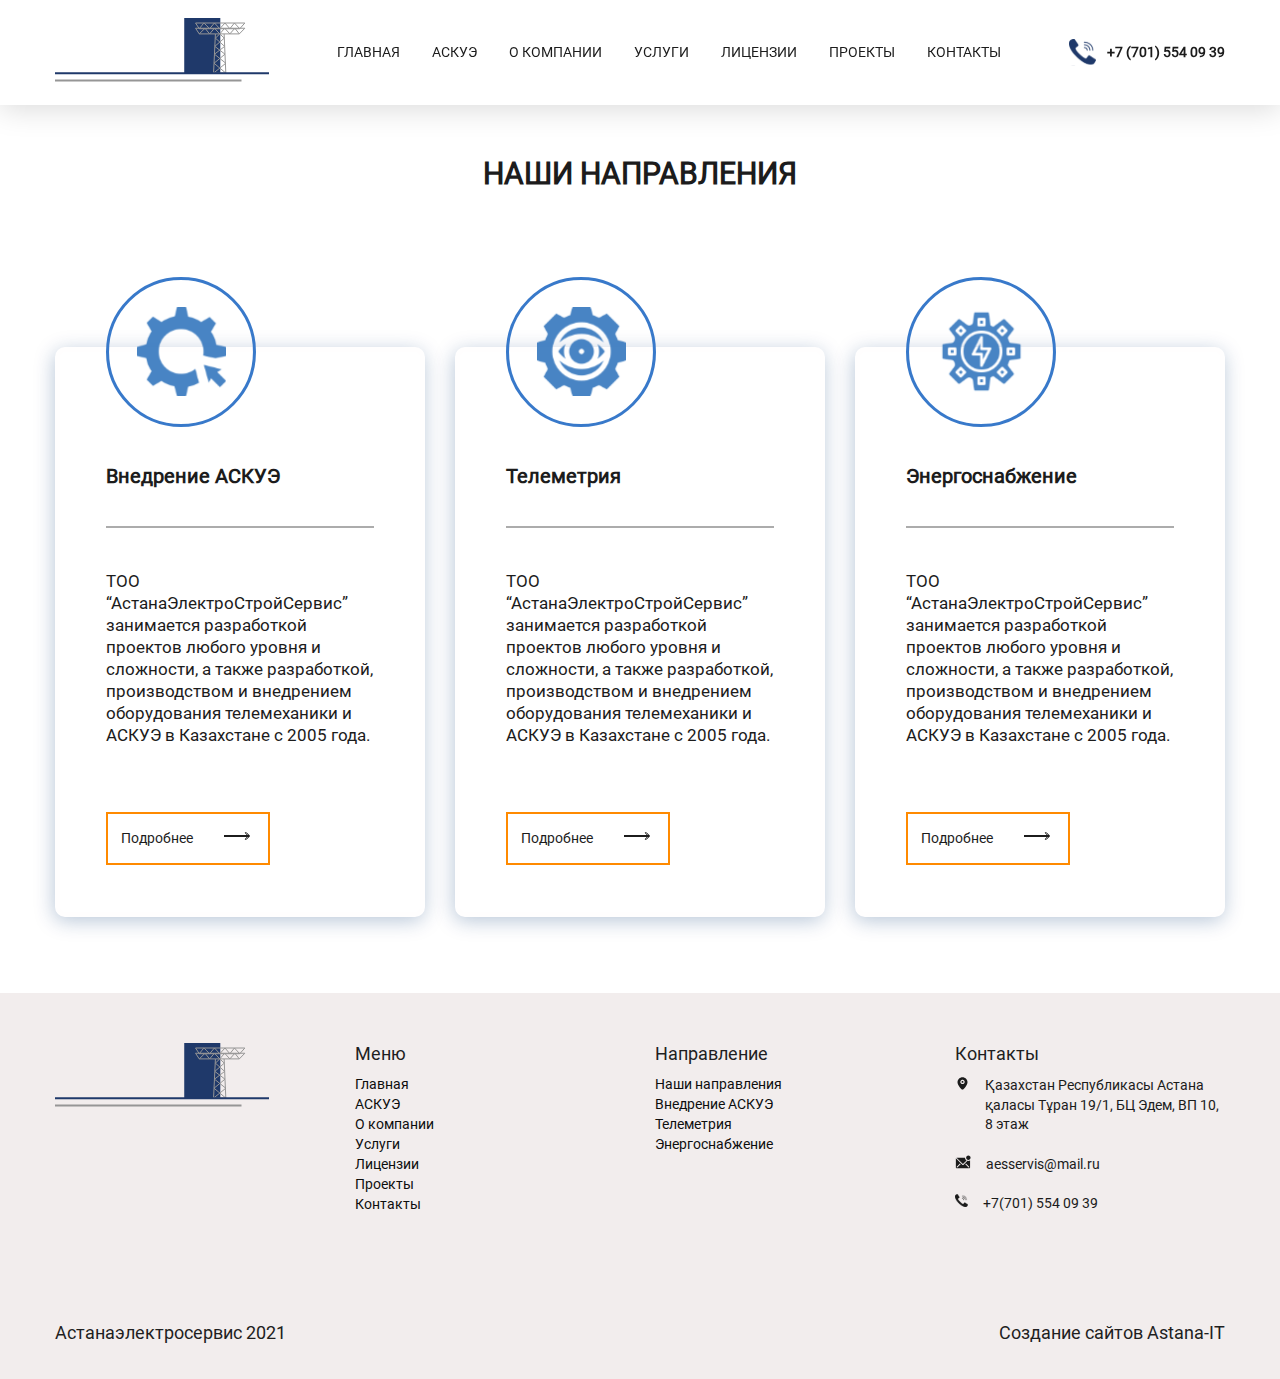
<file: services.html>
<!DOCTYPE html>
<html lang="en">
   <head>
      <meta charset="UTF-8">
      <meta name="viewport" content="width=device-width, initial-scale=1.0">
      <meta http-equiv="X-UA-Compatible" content="ie=edge">
      <title>Направления</title>
      <link rel="stylesheet" href="css/bootstrap-grid.css">
      <link rel="stylesheet" href="css/style.css">
      <link rel="stylesheet" href="css/services.css">
   </head>
   <body>
      <header class="header">
         <div class="topmenu">
            <nav class="menu">
               <div class="container">
                  <div class="menu_navbar">
                     <a href="#/" class="logo">
                     <img src="images/logo.svg">
                     </a>                  
                     <div class="menu_ul">
                        <ul class="main_menu">
                           <li class="menu_li">
                              <a href="index.html">Главная</a>
                           </li>
                           <li class="menu_li subtoggle">
                              <a href="#/">АСКУЭ</a> 
                           </li>
                           <li class="menu_li">
                              <a href="about.html">О компании</a>
                           </li>
                           <li class="menu_li">
                              <a href="#/">Услуги</a>
                           </li>
                           <li class="menu_li">
                              <a href="#/">Лицензии</a>
                           </li>
                           <li class="menu_li">
                              <a href="projects.html">Проекты</a>
                           </li>
                           <li class="menu_li">
                              <a href="#/">Контакты</a>
                           </li>
                        </ul>
                     </div>
                     <a href="tel: 77015540939" class="headerPhoneBlock">
                        <img src="images/phoneicon.svg">
                        <p>+7 (701) 554 09 39</p>
                     </a>
                     <button class="menu_btn_bars">
                        <svg width="22" height="16" viewBox="0 0 22 16" fill="none" xmlns="http://www.w3.org/2000/svg">
                           <path d="M1 8H20.5" stroke="black" stroke-width="2" stroke-linecap="round" stroke-linejoin="round"/>
                           <path d="M1 1.5H20.5" stroke="black" stroke-width="2" stroke-linecap="round" stroke-linejoin="round"/>
                           <path d="M1 14.5H20.5" stroke="black" stroke-width="2" stroke-linecap="round" stroke-linejoin="round"/>
                        </svg>
                     </button>
                     <button class="menu_btn_close">
                        <svg width="15" height="15" viewBox="0 0 15 15" fill="none" xmlns="http://www.w3.org/2000/svg">
                           <path d="M13.5 1.25L1 13.75" stroke="black" stroke-width="2" stroke-linecap="round" stroke-linejoin="round"/>
                           <path d="M1 1.25L13.5 13.75" stroke="black" stroke-width="2" stroke-linecap="round" stroke-linejoin="round"/>
                        </svg>
                     </button>
                  </div>
               </div>
            </nav>
         </div>
      </header>
      <section class="one">
         <div class="container">
            <h3 class="mainTitle">Наши направления</h3>
            <div class="row directionBlock">
               <div class="col-xl-4 col-lg-6 col-md-12">
                  <div class="directionCard">
                     <img src="images/s1one.svg">
                     <h4>Внедрение АСКУЭ</h4>
                     <div class="line"></div>
                     <p>ТОО “АстанаЭлектроСтройСервис” занимается разработкой проектов любого уровня и сложности, а также разработкой, производством и внедрением оборудования телемеханики и АСКУЭ в Казахстане с 2005 года.</p>
                     <a href="#/" class="btnLinkReverse">
                        Подробнее 
                        <svg width="26" height="8" viewBox="0 0 26 8" fill="none" xmlns="http://www.w3.org/2000/svg">
                           <path d="M25.3536 4.35355C25.5488 4.15829 25.5488 3.84171 25.3536 3.64645L22.1716 0.464466C21.9763 0.269204 21.6597 0.269204 21.4645 0.464466C21.2692 0.659728 21.2692 0.976311 21.4645 1.17157L24.2929 4L21.4645 6.82843C21.2692 7.02369 21.2692 7.34027 21.4645 7.53553C21.6597 7.7308 21.9763 7.7308 22.1716 7.53553L25.3536 4.35355ZM0 4.5H25V3.5H0V4.5Z" fill="white"/>
                        </svg>
                     </a>
                  </div>
               </div>
               <div class="col-xl-4 col-lg-6 col-md-12">
                  <div class="directionCard">
                     <img src="images/s1two.svg">
                     <h4>Телеметрия</h4>
                     <div class="line"></div>
                     <p>ТОО “АстанаЭлектроСтройСервис” занимается разработкой проектов любого уровня и сложности, а также разработкой, производством и внедрением оборудования телемеханики и АСКУЭ в Казахстане с 2005 года.</p>
                     <a href="#/" class="btnLinkReverse">
                        Подробнее 
                        <svg width="26" height="8" viewBox="0 0 26 8" fill="none" xmlns="http://www.w3.org/2000/svg">
                           <path d="M25.3536 4.35355C25.5488 4.15829 25.5488 3.84171 25.3536 3.64645L22.1716 0.464466C21.9763 0.269204 21.6597 0.269204 21.4645 0.464466C21.2692 0.659728 21.2692 0.976311 21.4645 1.17157L24.2929 4L21.4645 6.82843C21.2692 7.02369 21.2692 7.34027 21.4645 7.53553C21.6597 7.7308 21.9763 7.7308 22.1716 7.53553L25.3536 4.35355ZM0 4.5H25V3.5H0V4.5Z" fill="white"/>
                        </svg>
                     </a>
                  </div>
               </div>
               <div class="col-xl-4 col-lg-6 col-md-12">
                  <div class="directionCard">
                     <img src="images/s1three.svg">
                     <h4>Энергоснабжение</h4>
                     <div class="line"></div>
                     <p>ТОО “АстанаЭлектроСтройСервис” занимается разработкой проектов любого уровня и сложности, а также разработкой, производством и внедрением оборудования телемеханики и АСКУЭ в Казахстане с 2005 года.</p>
                     <a href="#/" class="btnLinkReverse">
                        Подробнее 
                        <svg width="26" height="8" viewBox="0 0 26 8" fill="none" xmlns="http://www.w3.org/2000/svg">
                           <path d="M25.3536 4.35355C25.5488 4.15829 25.5488 3.84171 25.3536 3.64645L22.1716 0.464466C21.9763 0.269204 21.6597 0.269204 21.4645 0.464466C21.2692 0.659728 21.2692 0.976311 21.4645 1.17157L24.2929 4L21.4645 6.82843C21.2692 7.02369 21.2692 7.34027 21.4645 7.53553C21.6597 7.7308 21.9763 7.7308 22.1716 7.53553L25.3536 4.35355ZM0 4.5H25V3.5H0V4.5Z" fill="white"/>
                        </svg>
                     </a>
                  </div>
               </div>
            </div>
         </div>
      </section>
      <footer>
         <div class="container">
            <div class="row footerMain">
               <div class="col-xl-3 col-lg-3 col-md-12 footerPart">                 
                  <a href="#/" class="logo">
                  <img src="images/logo.svg">
                  </a>    
               </div>
               <div class="col-xl-3 col-lg-3 col-md-12 footerPart">
                  <h4>Меню</h4>
                  <div class="footerLinks">
                     <a href="index.html">Главная</a>
                     <a href="#/">АСКУЭ</a>
                     <a href="about.html">О компании</a>
                     <a href="#/">Услуги</a>
                     <a href="#/">Лицензии</a>
                     <a href="projects.html">Проекты</a>
                     <a href="#/">Контакты</a>
                  </div>
               </div>
               <div class="col-xl-3 col-lg-3 col-md-12 footerPart">
                  <h4>Направление</h4>
                  <div class="footerLinks">
                     <a href="#/">Наши направления</a>
                     <a href="#/">Внедрение АСКУЭ</a>
                     <a href="#/">Телеметрия</a>
                     <a href="#/">Энергоснабжение</a>
                  </div>
               </div>
               <div class="col-xl-3 col-lg-3 col-md-12 footerPart">
                  <h4>Контакты</h4>
                  <div class="footerInfo">
                     <img src="images/footericon1.svg">
                     <p>Қазахстан Республикасы   Астана қаласы Тұран 19/1, БЦ Эдем, ВП 10, 8 этаж</p>
                  </div>
                  <div class="footerInfo">
                     <img src="images/footericon2.svg">
                     <p>aesservis@mail.ru</p>
                  </div>
                  <div class="footerInfo">
                     <img src="images/footericon3.svg">
                     <p>+7(701) 554 09 39</p>
                  </div>
               </div>
            </div>
            <div class="footerest">
               <div>Астанаэлектросервис 2021</div>
               <div>Cоздание сайтов Astana-IT</div>
            </div>
         </div>
      </footer>
      <script src="js/jquery.js"></script>
      <script src="js/main.js"></script>
   </body>
</html>
</file>
<file: css/style.css>
* {
  margin: 0;
  list-style: none;
  text-decoration: none;
}

@font-face {
  font-family: 'Roboto';
  src: url("../fonts/Roboto/Roboto-Regular.ttf");
}

@font-face {
  font-family: 'Post No Bills Jaffna SemiBold';
  src: url("../fonts/PostNoBills/PostNoBillsJaffna-SemiBold.ttf");
}

.btnLink {
  background: #FF8A00;
  font-family: 'Roboto';
  font-style: normal;
  font-weight: normal;
  font-size: 21px;
  line-height: 25px;
  text-align: center;
  color: #FFFFFF;
  text-align: center;
  padding-top: 16px;
  padding-bottom: 17px;
  padding-left: 0;
  padding-right: 0;
  border: none;
  cursor: pointer;
  outline-style: none;
  border: 2px solid #FF8A00;
  -webkit-box-sizing: border-box;
  box-sizing: border-box;
}

.btnLink svg {
  margin-bottom: 1%;
}

.btnLink:hover {
  background: #ffffff;
  color: #1C1C1C;
}

.btnLink:hover path {
  stroke: #1c1c1c;
}

.btnLinkReverse {
  background: #ffffff;
  font-family: 'Roboto';
  font-style: normal;
  font-weight: normal;
  font-size: 21px;
  line-height: 25px;
  text-align: center;
  color: #1C1C1C;
  text-align: center;
  padding-top: 16px;
  padding-bottom: 17px;
  padding-left: 0;
  padding-right: 0;
  border: none;
  cursor: pointer;
  outline-style: none;
  border: 2px solid #FF8A00;
  -webkit-box-sizing: border-box;
  box-sizing: border-box;
}

.btnLinkReverse svg {
  margin-bottom: 1%;
}

.btnLinkReverse path {
  stroke: #1c1c1c;
}

.btnLinkReverse:hover {
  background: #FF8A00;
  color: #ffffff;
}

.btnLinkReverse:hover path {
  stroke: #ffffff;
}

.headerTextsBlock {
  height: 100vh;
  display: -webkit-box;
  display: -ms-flexbox;
  display: flex;
  -webkit-box-pack: center;
  -ms-flex-pack: center;
  justify-content: center;
  -webkit-box-align: start;
  -ms-flex-align: start;
  align-items: flex-start;
  -webkit-box-orient: vertical;
  -webkit-box-direction: normal;
  -ms-flex-direction: column;
  flex-direction: column;
  padding-top: 90px;
}

.header .effectHeader {
  background: url("../images/headerbg.jpg") no-repeat center center/cover;
}

.header_texts {
  display: -webkit-box;
  display: -ms-flexbox;
  display: flex;
  -webkit-box-pack: start;
  -ms-flex-pack: start;
  justify-content: flex-start;
  -webkit-box-align: center;
  -ms-flex-align: center;
  align-items: center;
  height: 100vh;
  background: -webkit-gradient(linear, left top, right top, from(rgba(0, 89, 198, 0.8)), color-stop(138.87%, rgba(0, 89, 198, 0)));
  background: -o-linear-gradient(left, rgba(0, 89, 198, 0.8) 0%, rgba(0, 89, 198, 0) 138.87%);
  background: linear-gradient(90deg, rgba(0, 89, 198, 0.8) 0%, rgba(0, 89, 198, 0) 138.87%);
}

.header_texts .header_title {
  font-family: 'Post No Bills Jaffna SemiBold', sans-serif;
  font-style: normal;
  font-weight: 600;
  font-size: 60px;
  line-height: 90px;
  text-transform: uppercase;
  color: #FFFFFF;
}

.header_texts .header_title span {
  color: #FF8A00;
}

.header_texts .header_text {
  font-family: Roboto;
  font-style: normal;
  font-weight: normal;
  font-size: 20px;
  line-height: 120%;
  color: #FFFFFF;
  width: 585px;
}

.header_texts .header_link {
  margin-top: 73px;
  padding-left: 15px;
  padding-right: 15px;
}

.header_texts .header_link svg {
  margin-left: 12px;
}

.topmenu {
  position: fixed;
  width: 100%;
  z-index: 99;
}

.menu {
  width: 100%;
  min-height: 10px;
  background: #ffffff;
  -webkit-box-shadow: 0px 4px 28px 0px #00000026;
  box-shadow: 0px 4px 28px 0px #00000026;
  padding: 18px 0 19px 0;
}

.menu_navbar {
  display: -webkit-box;
  display: -ms-flexbox;
  display: flex;
  -webkit-box-pack: justify;
  -ms-flex-pack: justify;
  justify-content: space-between;
  -webkit-box-align: center;
  -ms-flex-align: center;
  align-items: center;
}

.menu_navbar .menu_btn_bars {
  background: none;
  outline-style: none !important;
  border: none;
  font-size: 20px;
  cursor: pointer;
  -webkit-transition: .5s;
  -o-transition: .5s;
  transition: .5s;
  display: none;
  z-index: 2000;
  padding: 0;
}

.menu_navbar .menu_btn_bars .fa {
  color: #fa7c30;
}

.menu_navbar .menu_btn_close {
  background: none;
  outline-style: none !important;
  border: none;
  font-size: 20px;
  cursor: pointer;
  display: none;
  z-index: 2000;
  padding: 0;
}

.menu_navbar .menu_btn_close .fa {
  color: #fa7c30;
}

.menu_navbar .menu_ul {
  display: -webkit-box;
  display: -ms-flexbox;
  display: flex;
  -webkit-box-pack: center;
  -ms-flex-pack: center;
  justify-content: center;
  -webkit-box-align: center;
  -ms-flex-align: center;
  align-items: center;
  -webkit-box-orient: vertical;
  -webkit-box-direction: normal;
  -ms-flex-direction: column;
  flex-direction: column;
}

.menu_navbar .menu_ul .main_menu {
  display: -webkit-box;
  display: -ms-flexbox;
  display: flex;
  text-align: center;
  -webkit-box-align: center;
  -ms-flex-align: center;
  align-items: center;
  -webkit-box-pack: center;
  -ms-flex-pack: center;
  justify-content: center;
  padding: 0;
  width: 100%;
}

.menu_navbar .menu_ul .main_menu .menu_li {
  position: relative;
  padding: 14px 0;
  margin-right: 16px;
  margin-left: 16px;
}

.menu_navbar .menu_ul .main_menu .menu_li a {
  font-family: 'Roboto';
  font-size: 17px;
  font-weight: 400;
  color: #1C1C1C;
  text-transform: uppercase;
}

.menu_navbar .menu_ul .main_menu .menu_li a:hover {
  color: #1F396A;
  font-weight: 700;
}

.menu_navbar .headerPhoneBlock {
  display: -webkit-box;
  display: -ms-flexbox;
  display: flex;
  -webkit-box-pack: start;
  -ms-flex-pack: start;
  justify-content: flex-start;
  -webkit-box-align: center;
  -ms-flex-align: center;
  align-items: center;
  width: 274px;
}

.menu_navbar .headerPhoneBlock img {
  margin-right: 21px;
}

.menu_navbar .headerPhoneBlock p {
  font-family: Roboto;
  font-style: normal;
  font-weight: bold;
  font-size: 18px;
  line-height: 21px;
  color: #1C1C1C;
}

.mainTitle {
  font-family: 'Roboto';
  font-style: normal;
  font-weight: 600;
  font-size: 40px;
  line-height: 47px;
  text-transform: uppercase;
  color: #1C1C1C;
  text-align: center;
}

.btnSlide {
  background: #FFFFFF !important;
  -webkit-box-shadow: 0px 4px 20px rgba(5, 55, 114, 0.28) !important;
  box-shadow: 0px 4px 20px rgba(5, 55, 114, 0.28) !important;
  width: 63px !important;
  height: 63px !important;
  border-radius: 50% !important;
  outline-style: none !important;
  position: absolute;
  display: -webkit-box;
  display: -ms-flexbox;
  display: flex;
  -webkit-box-pack: center;
  -ms-flex-pack: center;
  justify-content: center;
  -webkit-box-align: center;
  -ms-flex-align: center;
  align-items: center;
  cursor: pointer;
}

.btnSlide::after {
  content: '' !important;
}

.swiper-button-next,
.swiper-button-next2 {
  right: 70px !important;
  top: 56% !important;
}

.swiper-button-prev,
.swiper-button-prev2 {
  left: 70px !important;
  top: 56% !important;
}

.swiper-button-next2 {
  right: 70px !important;
  top: 42% !important;
  z-index: 10;
}

.swiper-button-prev2 {
  left: 70px !important;
  top: 42% !important;
  z-index: 10;
}

section.one {
  padding: 140px 0 146px 0;
}

section.one h3 {
  margin-bottom: 150px;
}

section.one .directionBlock {
  -webkit-box-pack: center;
  -ms-flex-pack: center;
  justify-content: center;
}

section.one .directionCard {
  background: #FFFFFF;
  border: 5px solid #FFFEFE;
  -webkit-box-sizing: border-box;
  box-sizing: border-box;
  -webkit-box-shadow: -1px 4px 20px rgba(5, 55, 114, 0.28);
  box-shadow: -1px 4px 20px rgba(5, 55, 114, 0.28);
  border-radius: 10px;
  padding: 180px 56px 80px 81px;
  position: relative;
}

section.one .directionCard:hover p {
  color: #595858;
}

section.one .directionCard img {
  position: absolute;
  top: -75px;
}

section.one .directionCard h4 {
  font-family: 'Roboto';
  font-style: normal;
  font-weight: 600;
  font-size: 25px;
  line-height: 29px;
  color: #1C1C1C;
}

section.one .directionCard .line {
  border: 1.3px solid rgba(169, 169, 169, 0.8);
  margin: 35px 0 42px 0;
  background: rgba(169, 169, 169, 0.8);
}

section.one .directionCard p {
  font-family: 'Roboto';
  font-style: normal;
  font-weight: normal;
  font-size: 19px;
  line-height: 22px;
  color: #1C1C1C;
  margin-bottom: 83px;
}

section.one .directionCard a {
  padding-left: 13px;
  padding-right: 18px;
}

section.one .directionCard a svg {
  margin-left: 28px;
}

section.two {
  padding: 140px 0 149px 0;
  background: #F2EDED;
}

section.two h3 {
  margin-bottom: 70px;
}

section.two .twoLeft {
  display: -webkit-box;
  display: -ms-flexbox;
  display: flex;
  -webkit-box-pack: center;
  -ms-flex-pack: center;
  justify-content: center;
  -webkit-box-align: start;
  -ms-flex-align: start;
  align-items: flex-start;
  -webkit-box-orient: vertical;
  -webkit-box-direction: normal;
  -ms-flex-direction: column;
  flex-direction: column;
  height: 100%;
}

section.two .twoLeft p {
  font-family: 'Roboto';
  font-style: normal;
  font-weight: 600;
  font-size: 20px;
  line-height: 23px;
  color: #1C1C1C;
}

section.two .twoLeft a {
  margin-top: 50px;
  padding-left: 13px;
  padding-right: 18px;
}

section.two .twoLeft a svg {
  margin-left: 28px;
}

section.two .twoRight img {
  width: 100%;
}

section.three {
  padding: 142px 0 138px 0;
}

section.three .profitsBlock {
  margin-top: 81px;
  display: -webkit-box;
  display: -ms-flexbox;
  display: flex;
  -webkit-box-pack: center;
  -ms-flex-pack: center;
  justify-content: center;
  -webkit-box-align: center;
  -ms-flex-align: center;
  align-items: center;
}

section.three .profitBlock.one {
  background: url("../images/s3one.jpg") no-repeat center center/cover;
}

section.three .profitBlock.two {
  background: url("../images/s3two.jpg") no-repeat center center/cover;
}

section.three .profitBlock.three {
  background: url("../images/s3three.jpg") no-repeat center center/cover;
}

section.three .profitBlock .profitEffect {
  background: -webkit-gradient(linear, left top, left bottom, color-stop(-94.75%, rgba(54, 54, 54, 0)), color-stop(16.75%, rgba(54, 54, 54, 0.0854984)), to(rgba(54, 54, 54, 0.9)));
  background: -o-linear-gradient(top, rgba(54, 54, 54, 0) -94.75%, rgba(54, 54, 54, 0.0854984) 16.75%, rgba(54, 54, 54, 0.9) 100%);
  background: linear-gradient(180deg, rgba(54, 54, 54, 0) -94.75%, rgba(54, 54, 54, 0.0854984) 16.75%, rgba(54, 54, 54, 0.9) 100%);
  display: -webkit-box;
  display: -ms-flexbox;
  display: flex;
  -webkit-box-orient: vertical;
  -webkit-box-direction: normal;
  -ms-flex-direction: column;
  flex-direction: column;
  -webkit-box-pack: justify;
  -ms-flex-pack: justify;
  justify-content: space-between;
  padding: 188px 22px 31px 21px;
  height: 376px;
}

section.three .profitBlock .profitEffect h4 {
  font-family: 'Roboto';
  font-style: normal;
  font-weight: 600;
  font-size: 19px;
  line-height: 22px;
  text-transform: uppercase;
  color: #FFFFFF;
}

section.three .profitBlock .profitEffect p {
  font-family: 'Roboto';
  font-style: normal;
  font-weight: normal;
  font-size: 19px;
  line-height: 22px;
  color: #FFFFFF;
}

section.three .profitBlock .profitEffect .profitText {
  display: -webkit-box;
  display: -ms-flexbox;
  display: flex;
  -webkit-box-align: start;
  -ms-flex-align: start;
  align-items: flex-start;
  height: 70%;
}

section.four {
  padding: 140px 0 149px 0;
  background: #F2EDED;
}

section.four .projectsBlock {
  margin: 70px 0;
  -webkit-box-pack: center;
  -ms-flex-pack: center;
  justify-content: center;
}

section.four .projectCard {
  background: #FFFFFF;
  -webkit-box-sizing: border-box;
  box-sizing: border-box;
  -webkit-box-shadow: -1px 4px 20px rgba(5, 55, 114, 0.28);
  box-shadow: -1px 4px 20px rgba(5, 55, 114, 0.28);
  border-radius: 10px;
}

section.four .projectCard:hover .img img {
  -webkit-transform: scale(1.2);
  -ms-transform: scale(1.2);
  transform: scale(1.2);
}

section.four .projectCard .img {
  height: 292px;
  overflow: hidden;
}

section.four .projectCard .img img {
  -webkit-transition: .5s;
  -o-transition: .5s;
  transition: .5s;
  height: 100%;
  width: 100%;
  -o-object-fit: cover;
  object-fit: cover;
}

section.four .projectCard .projectCardInfo {
  height: 400px;
  padding: 39px 40px 73px 80px;
  display: -webkit-box;
  display: -ms-flexbox;
  display: flex;
  -webkit-box-orient: vertical;
  -webkit-box-direction: normal;
  -ms-flex-direction: column;
  flex-direction: column;
  -webkit-box-pack: justify;
  -ms-flex-pack: justify;
  justify-content: space-between;
}

section.four .projectCard .projectCardInfo h4 {
  font-family: 'Roboto';
  font-style: normal;
  font-weight: 600;
  font-size: 25px;
  line-height: 29px;
  color: #1F1F1F;
}

section.four .projectCard .projectCardInfo .info {
  display: -webkit-box;
  display: -ms-flexbox;
  display: flex;
  -webkit-box-orient: vertical;
  -webkit-box-direction: normal;
  -ms-flex-direction: column;
  flex-direction: column;
  -webkit-box-pack: justify;
  -ms-flex-pack: justify;
  justify-content: space-between;
  height: 117px;
}

section.four .projectCard .projectCardInfo .locationBlock {
  display: -webkit-box;
  display: -ms-flexbox;
  display: flex;
  -webkit-box-align: start;
  -ms-flex-align: start;
  align-items: flex-start;
}

section.four .projectCard .projectCardInfo .locationBlock p {
  font-family: 'Roboto';
  font-style: normal;
  font-weight: normal;
  font-size: 20px;
  line-height: 23px;
  color: #1F1F1F;
  margin-left: 26px;
}

section.four .projectCard .projectCardInfo .dateBlock {
  display: -webkit-box;
  display: -ms-flexbox;
  display: flex;
  -webkit-box-align: center;
  -ms-flex-align: center;
  align-items: center;
}

section.four .projectCard .projectCardInfo .dateBlock p {
  font-family: Roboto;
  font-style: normal;
  font-weight: normal;
  font-size: 19px;
  line-height: 22px;
  color: #1F1F1F;
  margin-left: 26px;
}

section.four .buttonFour {
  display: -webkit-box;
  display: -ms-flexbox;
  display: flex;
  -webkit-box-pack: center;
  -ms-flex-pack: center;
  justify-content: center;
  margin-top: 68px;
}

section.four .buttonFour a {
  padding-left: 26px;
  padding-right: 16px;
}

section.four .buttonFour a svg {
  margin-left: 20px;
}

section.five {
  padding: 140px 0 145px 0;
  position: relative;
}

section.five .swiper-license {
  margin-top: 75px;
  overflow: hidden;
}

section.five .swiper-license .licenseBlock img {
  width: 100%;
}

section.five .swiper-license .licenseBlock a {
  cursor: -webkit-zoom-in;
  cursor: zoom-in;
}

section.six {
  padding: 0px 0 115px 0;
  position: relative;
}

section.six .swiper-clients {
  margin-top: 57px;
  overflow: hidden;
}

section.six .swiper-clients .clientBlock {
  width: 190px;
  height: 207px;
  display: -webkit-box;
  display: -ms-flexbox;
  display: flex;
  -webkit-box-pack: center;
  -ms-flex-pack: center;
  justify-content: center;
  -webkit-box-align: center;
  -ms-flex-align: center;
  align-items: center;
}

section.six .swiper-clients .clientBlock img {
  width: 100%;
  height: 100%;
  -o-object-fit: scale-down;
  object-fit: scale-down;
}

section.seven {
  background: url("../images/footerbg.jpg") no-repeat center center/cover;
}

section.seven .effectForm {
  background: -webkit-gradient(linear, left top, right top, from(rgba(0, 89, 198, 0.8)), color-stop(138.87%, rgba(0, 89, 198, 0)));
  background: -o-linear-gradient(left, rgba(0, 89, 198, 0.8) 0%, rgba(0, 89, 198, 0) 138.87%);
  background: linear-gradient(90deg, rgba(0, 89, 198, 0.8) 0%, rgba(0, 89, 198, 0) 138.87%);
  padding: 191px 0 116px 0;
}

section.seven .leftForm {
  height: 100%;
  display: -webkit-box;
  display: -ms-flexbox;
  display: flex;
  -webkit-box-pack: center;
  -ms-flex-pack: center;
  justify-content: center;
  -webkit-box-align: start;
  -ms-flex-align: start;
  align-items: flex-start;
  -webkit-box-orient: vertical;
  -webkit-box-direction: normal;
  -ms-flex-direction: column;
  flex-direction: column;
}

section.seven .leftForm h4 {
  font-family: 'Roboto';
  font-style: normal;
  font-weight: 600;
  font-size: 40px;
  line-height: 47px;
  color: #FFFFFF;
  margin-bottom: 50px;
}

section.seven .leftForm .infoBlock {
  display: -webkit-box;
  display: -ms-flexbox;
  display: flex;
  -webkit-box-align: start;
  -ms-flex-align: start;
  align-items: flex-start;
  margin-top: 21px;
  -ms-flex-item-align: start;
  align-self: flex-start;
}

section.seven .leftForm .infoBlock p {
  font-family: 'Roboto';
  font-style: normal;
  font-weight: normal;
  font-size: 24px;
  line-height: 140%;
  color: #FFFFFF;
  margin-left: 26px;
}

section.seven .formBlock {
  background: #FFFFFF;
  border: 5px solid #FFFEFE;
  -webkit-box-sizing: border-box;
  box-sizing: border-box;
  -webkit-box-shadow: -1px 4px 76px rgba(18, 18, 18, 0.51);
  box-shadow: -1px 4px 76px rgba(18, 18, 18, 0.51);
  border-radius: 10px;
  padding: 74px 82px 80px 82px;
}

section.seven .formBlock form {
  display: -webkit-box;
  display: -ms-flexbox;
  display: flex;
  -webkit-box-pack: center;
  -ms-flex-pack: center;
  justify-content: center;
  -webkit-box-align: center;
  -ms-flex-align: center;
  align-items: center;
  -webkit-box-orient: vertical;
  -webkit-box-direction: normal;
  -ms-flex-direction: column;
  flex-direction: column;
}

section.seven .formBlock form h3 {
  margin-bottom: 51px;
}

section.seven .formBlock form input,
section.seven .formBlock form textarea {
  width: 100%;
  -webkit-appearance: none;
  -moz-appearance: none;
  appearance: none;
  background: rgba(243, 243, 243, 0.63);
  border: none;
  padding: 15px 0 15px 40px;
  outline-style: none;
  margin-bottom: 26px;
  resize: none;
  font-family: 'Roboto';
  font-style: normal;
  font-weight: normal;
  font-size: 24px;
  line-height: 140%;
  color: #1F1F1F;
}

section.seven .formBlock form button {
  margin-top: 60px;
  padding-left: 29px;
  padding-right: 16px;
}

section.seven .formBlock form button svg {
  margin-left: 23px;
}

footer {
  background: #F2EDED;
}

footer .footerMain {
  display: none;
  padding: 50px 0;
}

footer .footerMain h4 {
  font-family: 'Roboto';
  font-style: normal;
  font-weight: normal;
  font-size: 18px;
  line-height: 21px;
  color: #1F1F1F;
  margin-bottom: 12px;
}

footer .footerMain .footerLinks a {
  display: -webkit-box;
  display: -ms-flexbox;
  display: flex;
  text-align: center;
  font-family: 'Roboto';
  font-style: normal;
  font-weight: 300;
  font-size: 14px;
  line-height: 16px;
  color: #0D0D0D;
  margin-bottom: 4px;
}

footer .footerMain .footerLinks a:hover {
  color: #1F396A;
}

footer .footerMain .footerInfo {
  display: -webkit-box;
  display: -ms-flexbox;
  display: flex;
  margin-bottom: 20px;
  -webkit-box-align: start;
  -ms-flex-align: start;
  align-items: flex-start;
}

footer .footerMain .footerInfo p {
  margin-left: 14.5px;
  font-family: 'Roboto';
  font-style: normal;
  font-weight: 300;
  font-size: 14px;
  line-height: 140%;
  color: #1B1B1B;
}

footer .footerest {
  display: -webkit-box;
  display: -ms-flexbox;
  display: flex;
  -webkit-box-pack: justify;
  -ms-flex-pack: justify;
  justify-content: space-between;
  padding: 38px 0 36px 0;
}

footer .footerest div {
  font-family: 'Roboto';
  font-style: normal;
  font-weight: normal;
  font-size: 18px;
  line-height: 21px;
  color: #1F1F1F;
}

.formWrapper {
  position: fixed;
  width: 100%;
  height: 100%;
  display: none;
  -webkit-box-pack: center;
  -ms-flex-pack: center;
  justify-content: center;
  -webkit-box-align: center;
  -ms-flex-align: center;
  align-items: center;
  top: 0;
  background: #00000099;
  z-index: 999;
}

.formWrapper .form {
  background: #F7FAFD;
  border-radius: 2.12295px;
  padding: 22px 22px 24px 24px;
  width: 319px;
}

.formWrapper .form form {
  position: relative;
  width: 100%;
  height: 100%;
}

.formWrapper .form form .closeBlock {
  display: -webkit-box;
  display: -ms-flexbox;
  display: flex;
  -webkit-box-pack: end;
  -ms-flex-pack: end;
  justify-content: flex-end;
}

.formWrapper .form form .closeBlock .formClose {
  background: none;
  outline-style: none !important;
  border: none;
  cursor: pointer;
  z-index: 2000;
  padding: 0;
}

.formWrapper .form form .formTitle {
  font-family: 'Roboto';
  font-style: normal;
  font-weight: 500;
  font-size: 24px;
  line-height: 28px;
  text-align: center;
  text-transform: uppercase;
  color: #000000;
  text-align: center;
}

.formWrapper .form form .agreement {
  display: -webkit-box;
  display: -ms-flexbox;
  display: flex;
  width: 100%;
  -webkit-box-align: start;
  -ms-flex-align: start;
  align-items: flex-start;
  margin: 29px 0 19px 0;
}

.formWrapper .form form .agreement svg {
  margin-right: 8px;
  width: 33px;
  margin-top: 5px;
}

.formWrapper .form form .agreement .check {
  position: absolute;
  left: -7px;
}

.formWrapper .form form .agreement .agreementText {
  font-family: 'Roboto';
  font-style: normal;
  font-weight: normal;
  font-size: 12px;
  line-height: 163%;
  color: #000000;
}

.formWrapper .form form input {
  width: 100%;
  background: #FFFFFF;
  border: 0.70765px solid #EBEBEB;
  -webkit-box-sizing: border-box;
  box-sizing: border-box;
  padding: 12px 21px 13px 20px;
  outline-style: none;
  font-family: 'Roboto';
  font-style: normal;
  font-weight: normal;
  font-size: 12px;
  line-height: 163%;
  color: #1F1F1F;
  margin-bottom: 16px;
}

.formWrapper .form form textarea {
  background: #FFFFFF;
  border: 1px solid #EBEBEB;
  border: 0.70765px solid #EBEBEB;
  -webkit-box-sizing: border-box;
  box-sizing: border-box;
  padding: 12px 21px 13px 20px;
  font-family: 'Roboto';
  font-style: normal;
  font-weight: normal;
  font-size: 12px;
  line-height: 163%;
  color: #1F1F1F;
  resize: none;
  width: 100%;
  outline-style: none;
}

.formWrapper .form form .formBottom {
  margin-top: 50px;
  display: -webkit-box;
  display: -ms-flexbox;
  display: flex;
  -webkit-box-pack: justify;
  -ms-flex-pack: justify;
  justify-content: space-between;
  -webkit-box-align: start;
  -ms-flex-align: start;
  align-items: flex-start;
}

.formWrapper .form form .formBottom .success .successMsg {
  font-family: 'Roboto';
  font-style: normal;
  font-weight: 500;
  font-size: 10px;
  line-height: 11px;
  color: #2196F3;
}

.formWrapper .form form .formBottom .sendBtn {
  font-family: 'Roboto';
  font-style: normal;
  font-weight: normal;
  font-size: 12px;
  line-height: 163%;
  color: #FFFFFF;
  padding: 11px 18px 14px 18px;
  background: #D2302B;
  border: none;
  outline-style: none;
  cursor: pointer;
}

.formWrapper .form form .formBottom .sendBtn:hover {
  background: #D2302B99;
}

@media screen and (min-width: 768) {
  .menu_navbar .menu_ul {
    -webkit-transform: translateY(0%);
    -ms-transform: translateY(0%);
    transform: translateY(0%);
  }
}

@media screen and (max-width: 1400px) {
  section.four .projectCard .projectCardInfo h4 {
    font-size: 20px;
  }

  section.four .projectCard .projectCardInfo .locationBlock p {
    font-size: 18px;
  }

  section.four .projectCard .projectCardInfo .dateBlock p {
    font-size: 17px;
  }
}


@media screen and (max-width: 2100px) and (min-width: 1200px){
  .container{
    max-width: 1200px;
  }
}

@media screen and (max-width: 2100px){  

  .menu_navbar .menu_ul .main_menu .menu_li a {
    font-size: 14px;
  }

  .menu_navbar .headerPhoneBlock p {
    font-size: 14px;
  }

  .menu_navbar .headerPhoneBlock img{
    margin-right: 11px;
  }

  .menu_navbar .headerPhoneBlock{
    width: auto;
  }

  .header_texts .header_title{
    font-size: 54px;
  }
  .header_texts .header_text{
    font-size: 17px;
  }

  .btnLink{
    font-size: 14px;
    line-height: 16px;
    margin-top: 43px !important;
  }

  section.one, section.two, section.three, section.four, section.five, section.six, section.seven .effectForm{
    padding: 90px 0;
  }

  .mainTitle {
    font-size: 30px;
  }
  section.one .directionCard{
    padding: 110px 46px 65px 46px;
  }
  section.one .directionCard h4{
    font-size: 20px;
  }
  section.one .directionCard p{
    font-size: 17px;
  }
  section.one .directionCard img{
    width: 150px;
  }
  .btnLinkReverse{
    font-size: 14px;
    line-height: 16px;    
  }
  section.two .twoLeft p{
    font-size: 17px;
  }
  section.three .profitBlock .profitEffect p{
    font-size: 17px;
  }
  section.four .projectCard .projectCardInfo .locationBlock p{
    font-size: 17px;
  }
  section.four .projectsBlock{
    margin: 50px 0 30px 0;
  }
  section.four .buttonFour{
    margin-top: 0px;
  }
  .swiper-button-next2, .swiper-button-prev2{
    top: 54% !important;
  }
  section.seven .leftForm h4{
    font-size: 30px;
  }

  section.seven .leftForm .infoBlock p{
    font-size: 17px;
  }
  section.seven .formBlock{
    padding: 34px 50px 34px 50px;
  }
  section.seven .formBlock form h3 {
    margin-bottom: 20px;
  }
  section.seven .formBlock form input, section.seven .formBlock form textarea{
    margin-bottom: 16px;
    padding: 10px 0 10px 20px;
    font-size: 17px;
    line-height: 120%;
  }
}




@media screen and (max-width: 1221px) {
  .menu_navbar .menu_btn_bars {
    display: block;
  }

  .menu_navbar .menu_ul {
    position: absolute;
    top: 40px;
    left: 0;
    -webkit-transition: .5s;
    -o-transition: .5s;
    transition: .5s;
    -webkit-transform: translateY(-100%);
    -ms-transform: translateY(-100%);
    transform: translateY(-100%);
    z-index: -1;
    width: 100%;
    background: #F4F4F4;
    height: 100vh;
  }

  .menu_navbar .menu_ul .main_menu {
    -webkit-box-orient: vertical;
    -webkit-box-direction: normal;
    -ms-flex-direction: column;
    flex-direction: column;
  }

  .menu_navbar .menu_ul .main_menu .menu_li a {
    font-size: 18px;
    font-weight: 700;
  }
}

@media screen and (max-width: 1199px) {
  section.one {
    padding: 140px 0 6px 0;
  }

  section.one .directionCard {
    margin-bottom: 100px;
  }

  section.three {
    padding: 142px 0 88px 0;
  }

  section.three .profitBlock {
    margin-bottom: 30px;
  }

  section.four .projectCard {
    margin-bottom: 40px;
  }

  section.four .projectCard .projectCardInfo h4 {
    font-size: 25px;
  }

  section.four .projectCard .projectCardInfo .locationBlock p {
    font-size: 20px;
  }

  section.four .projectCard .projectCardInfo .dateBlock p {
    font-size: 19px;
  }

  section.four .buttonFour {
    margin-top: 28px;
  }

  section.seven .leftForm {
    -webkit-box-align: center;
    -ms-flex-align: center;
    align-items: center;
  }

  section.seven .formBlock {
    margin-top: 50px;
  }
}

@media screen and (max-width: 991px) {
  section.two .twoRight {
    display: none;
  }

  section.four .projectsBlock {
    margin: 50px 0;
  }

  section.four .projectCard .projectCardInfo {
    height: 318px;
    padding: 39px 40px 43px 40px;
  }

  section.four .projectCard .projectCardInfo .info {
    -webkit-box-pack: space-evenly;
    -ms-flex-pack: space-evenly;
    justify-content: space-evenly;
  }

  footer .footerMain .footerPart {
    margin-bottom: 25px;
  }
}

@media screen and (max-width: 767px) {

  .formWrapper .form form .formTitle {
    font-size: 20px;
    line-height: 120%;
  }
  .btnLink {
    font-size: 14px;
    line-height: 120%;
    padding-top: 10px;
    padding-bottom: 12px;
  }

  .btnLinkReverse {
    font-size: 14px;
    line-height: 120%;
    padding-top: 10px;
    padding-bottom: 12px;
  }

  .header_texts {
    height: 100vh;
  }

  .header_texts .header_title {
    text-align: center;
    font-size: 36px;
    margin-top: 22px;
  }

  .header_texts .header_text {
    width: 100%;
  }

  .header_texts .header_link {
    margin-top: 33px;
  }

  .menu_navbar {
    padding: 8px 0 9px 0;
  }

  .menu_navbar .logo img {
    width: 100px;
  }

  .menu_navbar .menu_ul .main_menu .menu_li {
    padding: 11px 0;
    margin-right: 0px;
  }

  .menu_navbar .headerPhoneBlock {
    width: 150px;
    -webkit-box-pack: end;
    -ms-flex-pack: end;
    justify-content: flex-end;
  }

  .menu_navbar .headerPhoneBlock img {
    width: 15px;
    margin-right: 5px;
  }

  .menu_navbar .headerPhoneBlock p {
    font-size: 12px;
  }

  .mainTitle {
    font-size: 20px;
    line-height: 120%;
  }

  section.one {
    padding: 40px 0 6px 0;
  }

  section.one h3 {
    margin-bottom: 70px;
  }

  section.one .directionCard {
    padding: 70px 26px 40px 21px;
  }

  section.one .directionCard img {
    width: 100px;
    top: -42px;
  }

  section.one .directionCard h4 {
    font-size: 17px;
    line-height: 120%;
    text-align: center;
  }

  section.one .directionCard .line {
    margin: 25px 0 32px 0;
  }

  section.one .directionCard p {
    font-size: 14px;
    line-height: 120%;
    margin-bottom: 43px;
  }

  section.two {
    padding: 40px 0 49px 0;
  }

  section.two h3 {
    margin-bottom: 40px;
  }

  section.two .twoLeft p {
    font-size: 14px;
    line-height: 120%;
  }

  section.two .twoLeft a {
    margin-top: 30px;
  }

  section.three {
    padding: 42px 0 48px 0;
  }

  section.three .profitsBlock {
    margin-top: 50px;
  }

  section.three .profitBlock .profitEffect {
    height: 270px;
    padding: 88px 22px 31px 21px;
  }

  section.three .profitBlock .profitEffect h4 {
    font-size: 17px;
    line-height: 120%;
  }

  section.three .profitBlock .profitEffect p {
    font-size: 14px;
    line-height: 120%;
  }

  section.four {
    padding: 40px 0 49px 0;
  }

  section.four .projectsBlock {
    margin: 30px 0 0 0;
  }

  section.four .projectCard .projectCardInfo h4 {
    font-size: 17px;
  }

  section.four .projectCard .projectCardInfo .locationBlock p {
    font-size: 15px;
  }

  section.four .projectCard .projectCardInfo .dateBlock p {
    font-size: 14px;
  }

  section.four .buttonFour {
    margin: 0;
  }

  section.five {
    padding: 40px 0 45px 0;
  }

  section.six {
    padding: 0px 0 45px 0;
  }

  section.seven .effectForm {
    padding: 51px 0 46px 0;
  }

  section.seven .leftForm h4 {
    font-size: 20px;
    margin-bottom: 30px;
  }

  section.seven .leftForm .infoBlock {
    margin-top: 15px;
  }

  section.seven .leftForm .infoBlock p {
    font-size: 17px;
  }

  section.seven .formBlock {
    padding: 44px 30px 50px 30px;
  }

  section.seven .formBlock form h3 {
    margin-bottom: 31px;
  }

  section.seven .formBlock form input,
  section.seven .formBlock form textarea {
    font-size: 17px;
  }

  section.seven .formBlock form button {
    margin-top: 30px;
  }

  footer .footerMain {
    padding: 50px 0 0 0;
  }

  footer .footerest {
    padding: 18px 0 16px 0;
  }

  footer .footerest div {
    line-height: 153%;
    font-size: 12px;
  }
}

@media screen and (max-width: 640px) {
  .swiper-button-next,
  .swiper-button-next2 {
    top: 46% !important;
    right: 20px !important;
  }

  .swiper-button-prev,
  .swiper-button-prev2 {
    top: 46% !important;
    left: 20px !important;
  }

  .swiper-button-next2 {
    top: 46% !important;
    right: 20px !important;
  }

  .swiper-button-prev2 {
    top: 46% !important;
    left: 20px !important;
  }
}

@media screen and (max-width: 568px) {
  .header_texts .header_title {
    font-size: 26px;
    margin-top: 22px;
  }
}
</file>
<file: css/about.css>
section.about {
  padding-top: 231px;
}

section.about .toptext {
  margin-top: 93px;
  display: -webkit-box;
  display: -ms-flexbox;
  display: flex;
  -webkit-box-pack: justify;
  -ms-flex-pack: justify;
  justify-content: space-between;
}

section.about .toptext .rightTexts {
  width: 64%;
}

section.about .toptext img {
  width: 432px;
  height: 277px;
}

section.about .toptext p {
  font-family: 'Roboto';
  font-style: normal;
  font-weight: normal;
  font-size: 20px;
  line-height: 33px;
  color: #1C1C1C;
}

section.about .bottomtext p {
  font-family: 'Roboto';
  font-style: normal;
  font-weight: normal;
  font-size: 20px;
  line-height: 33px;
  color: #1C1C1C;
  margin-top: 44px;
}

footer .footerMain {
  display: flex;
}


@media screen and (max-width: 2100px){
  section.about{
    padding-top: 150px;
  }
  section.about .toptext .rightTexts{
    width: 58%;
  }
  section.about .toptext p{
    font-size: 17px;
  }
  section.about .bottomtext p{
    font-size: 17px;
  }
}


@media screen and (max-width: 1300px) {
  section.about .toptext {
    -webkit-box-orient: vertical;
    -webkit-box-direction: normal;
    -ms-flex-direction: column;
    flex-direction: column;
  }

  section.about .toptext .rightTexts {
    width: 100%;
    margin-top: 30px;
  }

  section.about .toptext img {
    width: 100%;
    height: 100%;
  }
}


@media screen and (max-width: 767px) {
  section.about {
    padding-top: 131px;
  }

  section.about .toptext {
    margin-top: 41px;
  }
}
</file>
<file: css/projects.css>
section.projects {
  padding: 231px 0 30px 0;
  background: #FFFFFF;
}

section.projects .projectsBlock {
  margin: 90px 0;
  -webkit-box-pack: center;
  -ms-flex-pack: center;
  justify-content: center;
}

section.projects .projectCard {
  background: #FFFFFF;
  -webkit-box-sizing: border-box;
  box-sizing: border-box;
  -webkit-box-shadow: -1px 4px 20px rgba(5, 55, 114, 0.28);
  box-shadow: -1px 4px 20px rgba(5, 55, 114, 0.28);
  border-radius: 10px;
  margin-bottom: 55px;
}

section.projects .projectCard:hover .img img {
  -webkit-transform: scale(1.2);
  -ms-transform: scale(1.2);
  transform: scale(1.2);
}

section.projects .projectCard .projectCardInfo {
  height: 400px;
  padding: 39px 40px 73px 80px;
  display: -webkit-box;
  display: -ms-flexbox;
  display: flex;
  -webkit-box-orient: vertical;
  -webkit-box-direction: normal;
  -ms-flex-direction: column;
  flex-direction: column;
  -webkit-box-pack: justify;
  -ms-flex-pack: justify;
  justify-content: space-between;
}

section.projects .projectCard .projectCardInfo h4 {
  font-family: 'Roboto';
  font-style: normal;
  font-weight: 600;
  font-size: 25px;
  line-height: 29px;
  color: #1F1F1F;
}

section.projects .projectCard .projectCardInfo .info {
  display: -webkit-box;
  display: -ms-flexbox;
  display: flex;
  -webkit-box-orient: vertical;
  -webkit-box-direction: normal;
  -ms-flex-direction: column;
  flex-direction: column;
  -webkit-box-pack: justify;
  -ms-flex-pack: justify;
  justify-content: space-between;
  height: 117px;
}

section.projects .projectCard .projectCardInfo .locationBlock {
  display: -webkit-box;
  display: -ms-flexbox;
  display: flex;
  -webkit-box-align: start;
  -ms-flex-align: start;
  align-items: flex-start;
}

section.projects .projectCard .projectCardInfo .locationBlock p {
  font-family: 'Roboto';
  font-style: normal;
  font-weight: normal;
  font-size: 20px;
  line-height: 23px;
  color: #1F1F1F;
  margin-left: 26px;
}

section.projects .projectCard .projectCardInfo .dateBlock {
  display: -webkit-box;
  display: -ms-flexbox;
  display: flex;
  -webkit-box-align: center;
  -ms-flex-align: center;
  align-items: center;
}

section.projects .projectCard .projectCardInfo .dateBlock p {
  font-family: Roboto;
  font-style: normal;
  font-weight: normal;
  font-size: 19px;
  line-height: 22px;
  color: #1F1F1F;
  margin-left: 26px;
}


footer .footerMain {
  display: flex;
}



@media screen and (max-width: 2100px){
  section.projects{
    padding: 150px 0 30px 0;
  }
  section.projects .projectCard .projectCardInfo h4 {
    font-size: 20px;
  }
  section.projects .projectCard .projectCardInfo .locationBlock p{
    font-size: 17px;
  }
  section.projects .projectCard .projectCardInfo {
    padding: 39px 40px 73px 46px;
  }
  section.projects .projectCard .projectCardInfo .dateBlock p {
    font-size: 17px;
  }
}


@media screen and (max-width: 1199px) {
  section.projects .projectCard {
    margin-bottom: 40px;
  }

  section.projects .projectCard .projectCardInfo h4 {
    font-size: 25px;
  }

  section.projects .projectCard .projectCardInfo .locationBlock p {
    font-size: 20px;
  }

  section.projects .projectCard .projectCardInfo .dateBlock p {
    font-size: 19px;
  }
}

@media screen and (max-width: 991px) {

  section.projects .projectsBlock {
    margin: 50px 0;
  }

  section.projects .projectCard .projectCardInfo {
    height: 318px;
    padding: 39px 40px 43px 40px;
  }

  section.projects .projectCard .projectCardInfo .info {
    -webkit-box-pack: space-evenly;
    -ms-flex-pack: space-evenly;
    justify-content: space-evenly;
  }
}


@media screen and (max-width: 767px) {
  section.projects {
    padding: 130px 0 49px 0;
  }

  section.projects .projectsBlock {
    margin: 30px 0 0 0;
  }

  section.projects .projectCard .projectCardInfo h4 {
    font-size: 17px;
  }

  section.projects .projectCard .projectCardInfo .locationBlock p {
    font-size: 15px;
  }

  section.projects .projectCard .projectCardInfo .dateBlock p {
    font-size: 14px;
  }
}
</file>
<file: css/services.css>
section.one {
	padding: 230px 0 146px 0;
}

@media screen and (max-width: 2100px){
	section.one {
		padding: 150px 0 76px 0;
	}
}

@media screen and (max-width: 767px) {
	section.one {
		padding: 130px 0 6px 0;
	}
}

footer .footerMain {
	display: flex;
}
</file>
